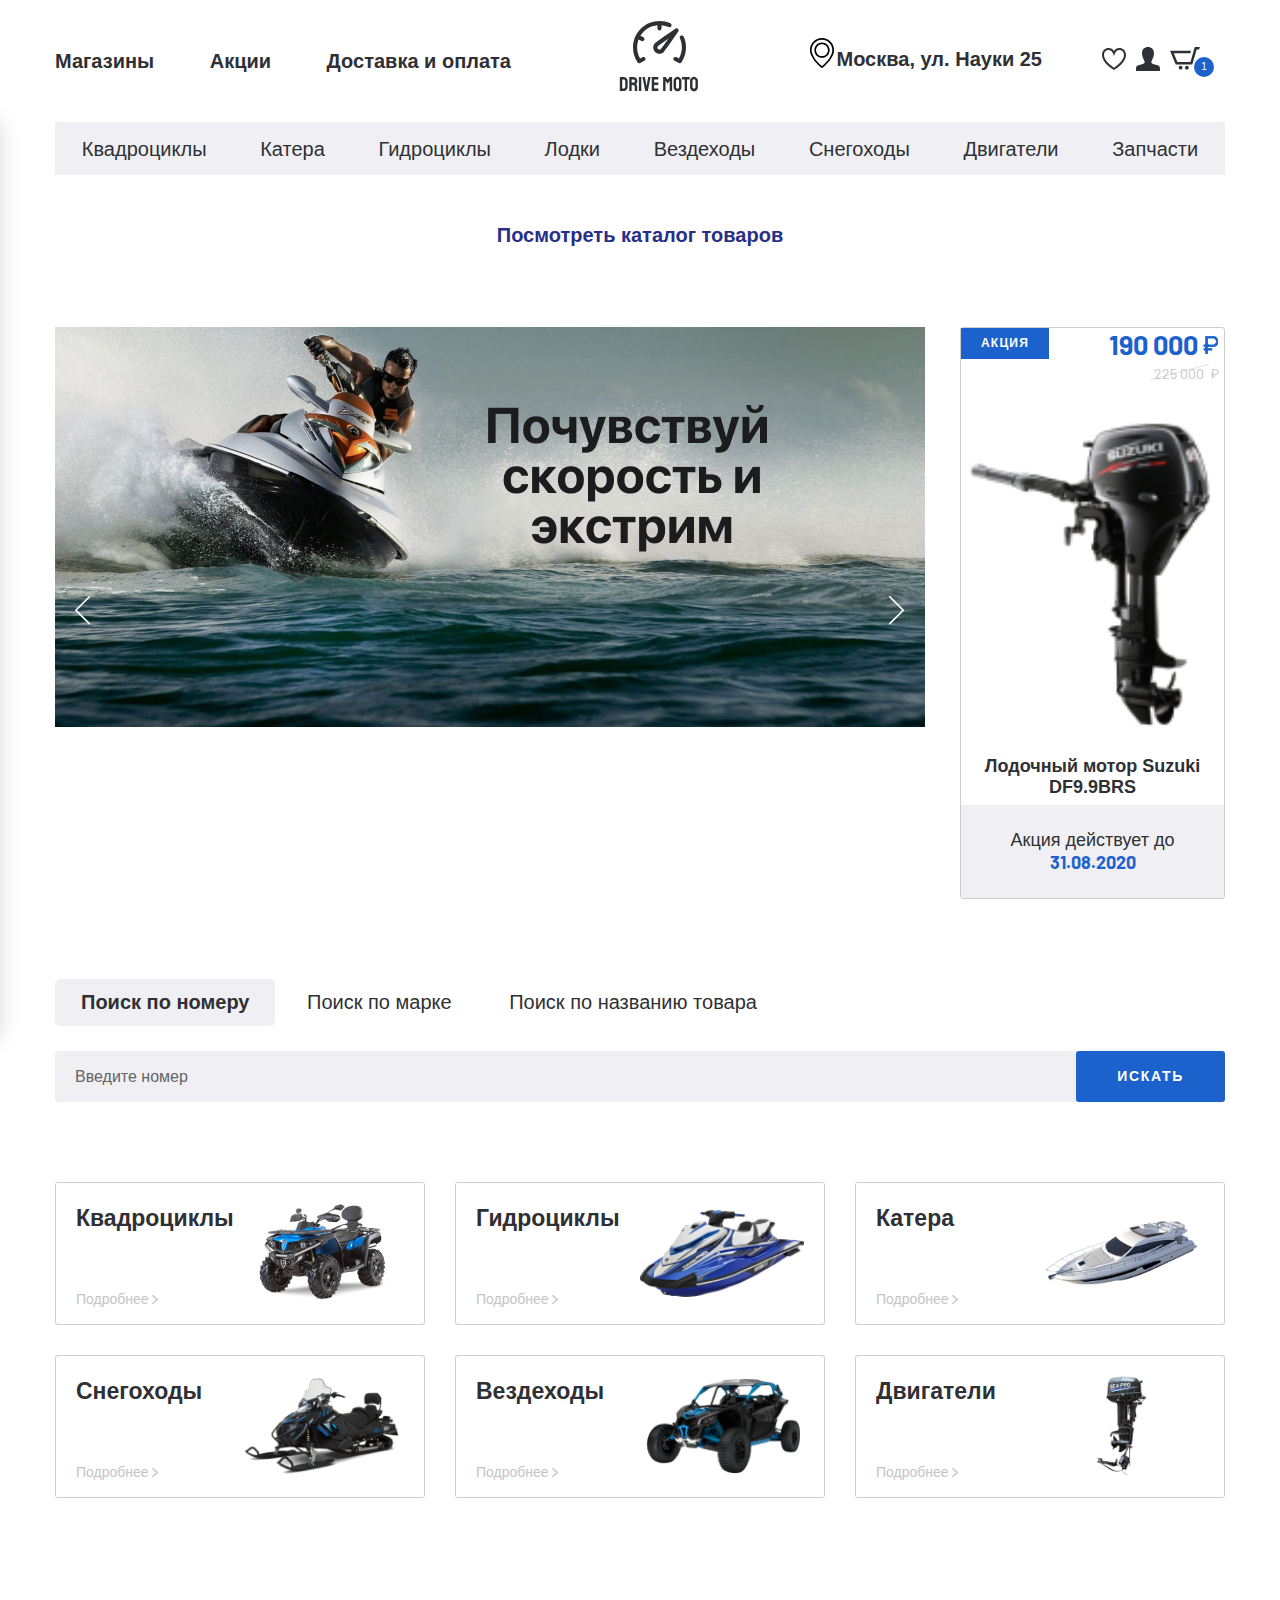
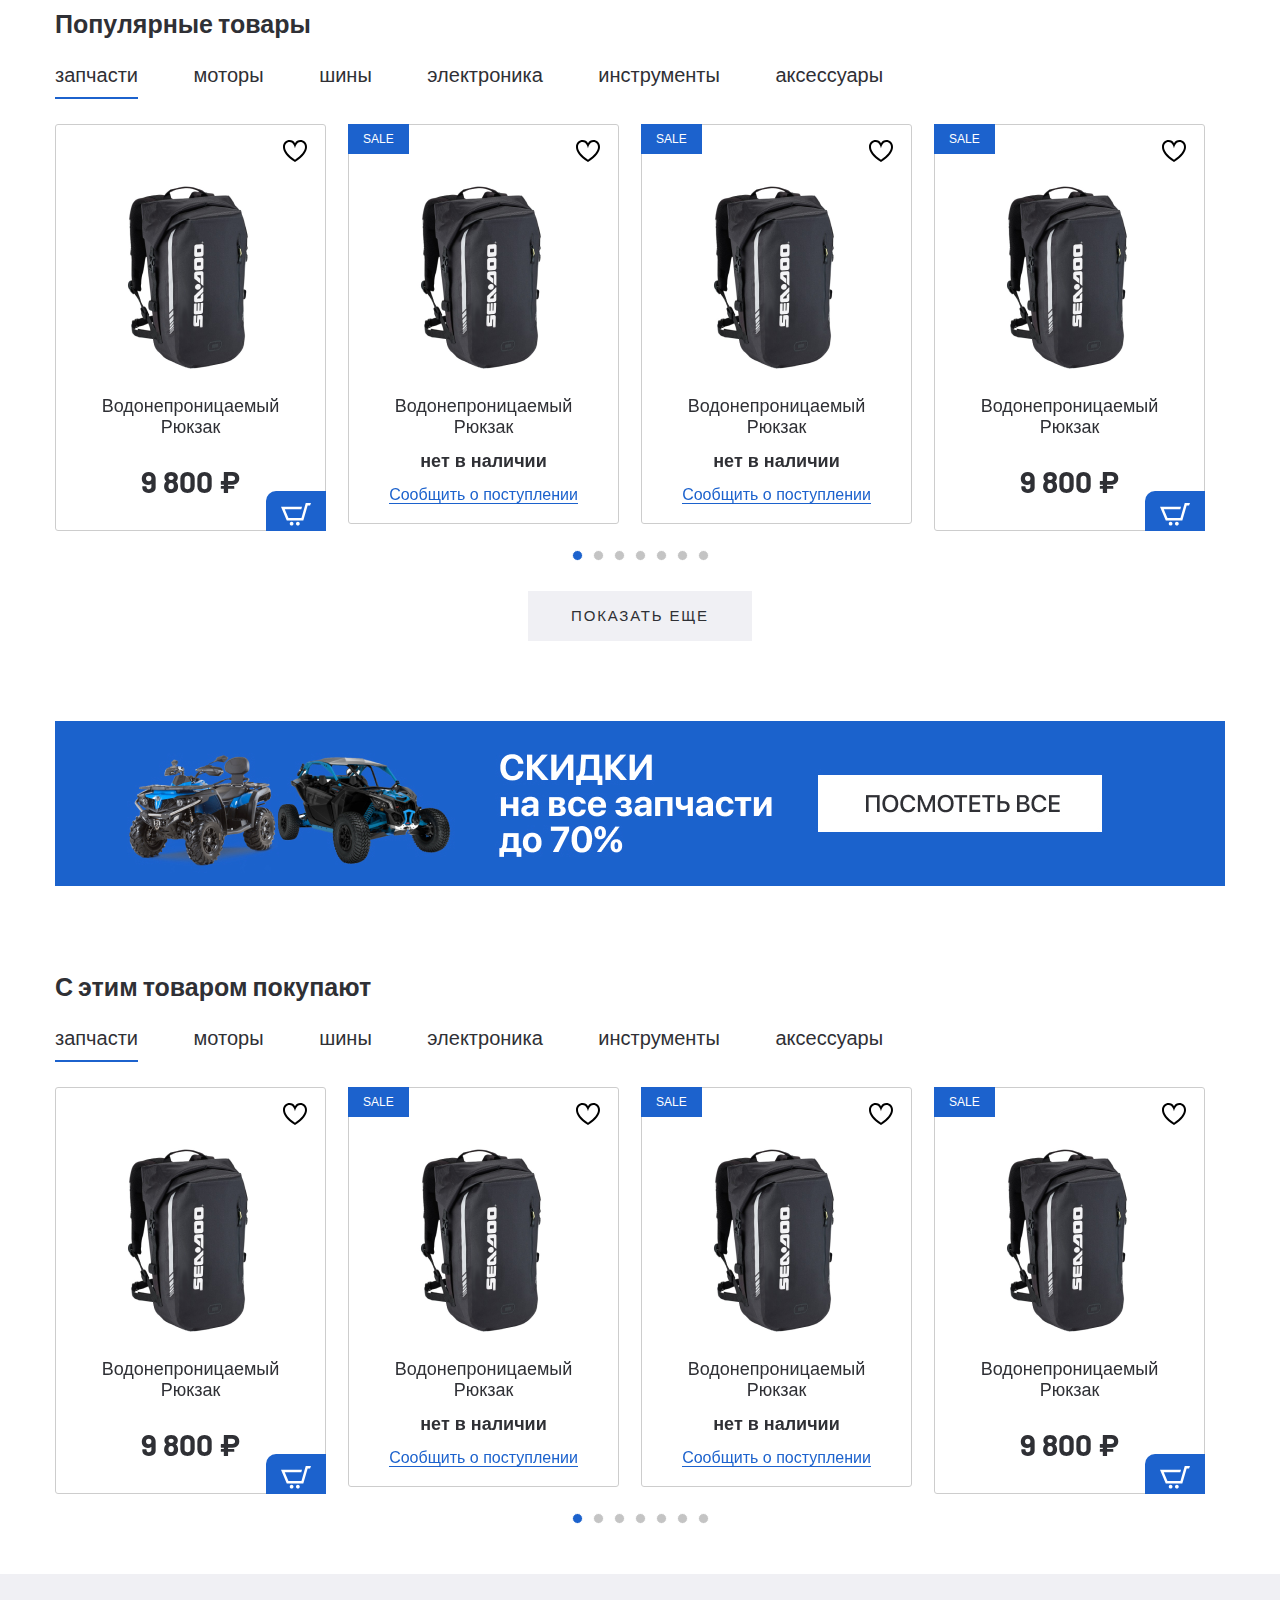
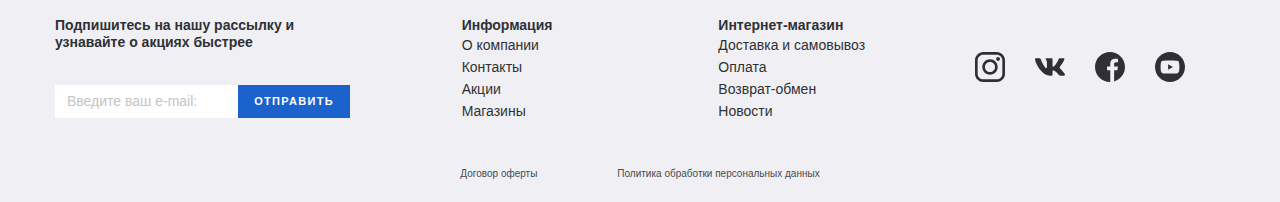
<file: index.html>
<!DOCTYPE html>
<html lang="ru">

<head>
  <meta charset="UTF-8">
  <meta name="viewport" content="width=device-width, initial-scale=1.0">
  <meta http-equiv="X-UA-Compatible" content="ie=edge">
  <title>Document</title>
  <link href="https://fonts.googleapis.com/css2?family=Barlow:wght@400;700&display=swap" rel="stylesheet">
  <link rel="stylesheet" href="css/normalize.css">
  <link rel="stylesheet" href="css/jquery.rateyo.min.css">
  <link rel="stylesheet" href="css/jquery.formstyler.theme.css">
  <link rel="stylesheet" href="css/jquery.formstyler.css">
  <link rel="stylesheet" href="css/ion.rangeSlider.min.css">
  <link rel="stylesheet" href="css/slick.css">
  <link rel="stylesheet" href="css/fonts.css">
  <link rel="stylesheet" href="css/style.css">
  <link rel="stylesheet" href="css/media.css">
</head>

<body>

  <header class="header">
    <div class="header_top">
      <div class="container">
        <div class="header__top-inner">

          <nav class="menu">

            <button class="menu__btn">
              <div class="menu__btn-line"></div>
              <div class="menu__btn-line"></div>
              <div class="menu__btn-line"></div>
            </button>

            <ul class="menu__list">
              <li class="menu__item">
                <a href="#" class="menu__link">Магазины</a></li>
              <li class="menu__item">
                <a href="#" class="menu__link">Акции</a></li>
              <li class="menu__item">
                <a href="#" class="menu__link">Доставка и оплата</a></li>
            </ul>
          </nav>

          <a href="#" class="logo">
            <img class="logo__img" src="./images/logo.svg" alt="Logo">
          </a>

          <div class="header__box">
            <p class="header__address">Москва, ул. Науки 25</p>
            <ul class="user__list">
              <li class="user__list-item">
                <a href="#" class="user-list__link"><img src="images/favourites.svg" alt=""></a>
              </li>
              <li class="user__list-item">
                <a href="#" class="user-list__link"><img src="images/profile.svg" alt=""></a>
              </li>
              <li class="user__list-item">
                <a href="#" class="user-list__link basket"><img src="images/cart.svg" alt="">
                  <p class="basket__num">1</p>
                </a>
              </li>
            </ul>
          </div>

        </div>
      </div>
    </div>

    <ul class="menu__mobile-list ">

      <li class="menu__mobile-item">
        <a class="menu__mobile-link" href="#">
          <img class="menu__mobile-img" src="images/profile.svg" alt="профиль">
          <p>Войти</p>
        </a>
      </li>
      <li class="menu__mobile-item">
        <a class="menu__mobile-link" href="#">
          <img class="menu__mobile-img" src="images/profile.svg" alt="профиль">
          <p>Регистрация</p>
        </a>
      </li>
      <li class="menu__mobile-item">
        <a class="menu__mobile-link" href="#">
          <img class="menu__mobile-img" src="images/favourite.svg" alt="избранное">
          <p>Избранное</p>
        </a>
      </li>
      <li class="menu__mobile-item">
        <a class="menu__mobile-link" href="#">
          <img class="menu__mobile-img" src="images/cart.svg" alt="корзина">
          <p>Корзина</p>
        </a>
      </li>
      <li class="menu__mobile-item">
        <a class="menu__mobile-link" href="#">
          <img class="menu__mobile-img" src="images/house.svg" alt="магазин">
          <p>Магазины</p>
        </a>
      </li>
      <li class="menu__mobile-item">
        <a class="menu__mobile-link" href="#">
          <img class="menu__mobile-img" src="images/sale.svg" alt="распродажа">
          <p>Акции</p>
        </a>
      </li>
      <li class="menu__mobile-item">
        <a class="menu__mobile-link" href="#">
          <img class="menu__mobile-img" src="images/delivaery.svg" alt="доставка">
          <p>Доставка и оплата</p>
        </a>
      </li>


      <li class="menu__mobile-item">
        <a class="menu__mobile-link" href="#">
          <p>Квадроциклы</p>
        </a>
      </li>
      <li class="menu__mobile-item">
        <a class="menu__mobile-link" href="#">
          <p>Катера</p>
        </a>
      </li>
      <li class="menu__mobile-item">
        <a class="menu__mobile-link" href="#">
          <p>Гидроциклы</p>
        </a>
      </li>
      <li class="menu__mobile-item">
        <a class="menu__mobile-link" href="#">
          <p>Лодки</p>
        </a>
      </li>
      <li class="menu__mobile-item">
        <a class="menu__mobile-link" href="#">
          <p>Вездеходы</p>
        </a>
      </li>
      <li class="menu__mobile-item">
        <a class="menu__mobile-link" href="#">
          <p>Снегоходы</p>
        </a>
      </li>
      <li class="menu__mobile-item">
        <a class="menu__mobile-link" href="#">
          <p>Двигатели</p>
        </a>
      </li>
      <li class="menu__mobile-item">
        <a class="menu__mobile-link" href="#">
          <p>Запчасти</p>
        </a>
      </li>
    </ul>

    <div class="menu__mobile-linewrapper">
      <ul class="menu__mobile-line">
        <li class="menu__item">
          <a href="#" class="menu__link">Магазины</a></li>
        <li class="menu__item">
          <a href="#" class="menu__link">Акции</a></li>
        <li class="menu__item">
          <a href="#" class="menu__link">Доставка и оплата</a></li>
      </ul>
    </div>


    <div class="header__bottom">
      <div class="container">
        <ul class="menu-categories">
          <li class="menu-categories__item"><a href="#" class="menu-categories__link">
              Квадроциклы
            </a></li>
          <li class="menu-categories__item"><a href="#" class="menu-categories__link">
              Катера
            </a></li>
          <li class="menu-categories__item"><a href="#" class="menu-categories__link">
              Гидроциклы
            </a></li>
          <li class="menu-categories__item"><a href="#" class="menu-categories__link">
              Лодки
            </a></li>
          <li class="menu-categories__item"><a href="#" class="menu-categories__link">
              Вездеходы
            </a></li>
          <li class="menu-categories__item"><a href="#" class="menu-categories__link">
              Снегоходы
            </a></li>
          <li class="menu-categories__item"><a href="#" class="menu-categories__link">
              Двигатели
            </a></li>
          <li class="menu-categories__item"><a href="#" class="menu-categories__link">
              Запчасти
            </a></li>
        </ul>
        <div class="catalog__wrapper"><a id="catalog" href="catalog.html">Посмотреть каталог товаров</a></div>
      </div>
    </div>

  </header>

  <section class="banner-section page-section">
    <div class="container">
      <div class="banner-section__inner">
        <div class="banner-section__slider">

          <a class="banner-section__slider-item" href="#">
            <img class="banner-section__slider-img" src="./images/banner-slider.jpg" alt="">
          </a>
          <a class="banner-section__slider-item" href="#">
            <img class="banner-section__slider-img" src="./images/banner-slider.jpg" alt="">
          </a>
          <a class="banner-section__slider-item" href="#">
            <img class="banner-section__slider-img" src="./images/banner-slider.jpg" alt="">
          </a>
          <a class="banner-section__slider-item" href="#">
            <img class="banner-section__slider-img" src="./images/banner-slider.jpg" alt="">
          </a>
          <a class="banner-section__slider-item" href="#">
            <img class="banner-section__slider-img" src="./images/banner-slider.jpg" alt="">
          </a>
          <a class="banner-section__slider-item" href="#">
            <img class="banner-section__slider-img" src="./images/banner-slider.jpg" alt="">
          </a>
        </div>

        <a class="banner-sedction__item sale-item" href="#">
          <div class="sale-item__top">
            <p class="sale-item__info">акция</p>
            <div class="sale-item__price">
              <div class="price sale-item__price-new">190 000</div>
              <div class="price sale-item__price-old">225 000</div>
            </div>
          </div>
          <img class="sale-item__img" src="images/content/sale-1.png" alt="boat-engine">

          <h5 class="sale-item__title">Лодочный мотор
            Suzuki DF9.9BRS</h5>

          <p class="sale-item__footer">Акция действует до
            <span>31.08.2020</span>
          </p>

        </a>
      </div>
    </div>
  </section>

  <div class="search page-section">
    <div class="container">
      <div class="search__inner">

        <div class="search__tabs tabs-wrapper">
          <div class="mobile-overflow">
            <a href="#tab1" class="tab search__tabs-item tab--active">Поиск по номеру</a>
            <a href="#tab2" class="tab search__tabs-item">Поиск по марке</a>
            <a href="#tab3" class="tab search__tabs-item">Поиск по названию товара</a>
          </div>
        </div>

        <div class="search__content">
          <div id="tab1" class="tabs-content search__content-item tabs-content--active">
            <form class="search__content-form">
              <input class="search__content-input" type="text" placeholder="Введите номер ">
              <button class="search__content-btn" type="submit">Искать</button>
            </form>
          </div>
          <div id="tab2" class="tabs-content search__content-item">
            <form class="search__content-form">
              <input class="search__content-input" type="text" placeholder="Введите марку ">
              <button class="search__content-btn" type="submit">Искать</button>
            </form>
          </div>
          <div id="tab3" class="tabs-content search__content-item">
            <form class="search__content-form">
              <input class="search__content-input" type="text" placeholder="Введите название товара ">
              <button class="search__content-btn" type="submit">Искать</button>
            </form>
          </div>
        </div>
      </div>
    </div>
  </div>

  <section class="categories page-section">
    <div class="container">
      <div class="categories__inner">

        <a href="#!" class="categories__item">
          <div class="categories__item-info">
            <h4 class="categories__item-title">Квадроциклы</h4>
            <p class="categories__item-text">Подробнее</p>
          </div>
          <div class="categories__item-img"><img src="images/category-item-1.png" alt=""></div>
        </a>

        <a href="#!" class="categories__item">
          <div class="categories__item-info">
            <h4 class="categories__item-title">Гидроциклы</h4>
            <p class="categories__item-text">Подробнее</p>
          </div>
          <div class="categories__item-img"><img src="images/category-item-2.png" alt=""></div>
        </a>

        <a href="#!" class="categories__item">
          <div class="categories__item-info">
            <h4 class="categories__item-title">Катера</h4>
            <p class="categories__item-text">Подробнее</p>
          </div>
          <div class="categories__item-img"><img src="images/category-item-3.png" alt=""></div>
        </a>

        <a href="#!" class="categories__item">
          <div class="categories__item-info">
            <h4 class="categories__item-title">Снегоходы</h4>
            <p class="categories__item-text">Подробнее</p>
          </div>
          <div class="categories__item-img"><img src="images/category-item-4.png" alt=""></div>
        </a>

        <a href="#!" class="categories__item">
          <div class="categories__item-info">
            <h4 class="categories__item-title">Вездеходы</h4>
            <p class="categories__item-text">Подробнее</p>
          </div>
          <div class="categories__item-img"><img src="images/category-item-5.png" alt=""></div>
        </a>

        <a href="#!" class="categories__item">
          <div class="categories__item-info">
            <h4 class="categories__item-title">Двигатели</h4>
            <p class="categories__item-text">Подробнее</p>
          </div>
          <div class="categories__item-img"><img src="images/category-item-6.png" alt=""></div>
        </a>

      </div>
    </div>
  </section>

  <section class="products products__tabs">
    <div class="container">
      <div class="products__inner">
        <h3 class="product__title">Популярные товары</h3>
        <div class="tabs-wrapper">

          <div class="tabs products__tabs  mobile-overflow">
            <a class="tab tab--active products__tab" href="#product-tab-1">запчасти</a>
            <a class="tab products__tab" href="#product-tab-2">моторы</a>
            <a class="tab products__tab" href="#product-tab-3">шины </a>
            <a class="tab products__tab" href="#product-tab-4">электроника</a>
            <a class="tab products__tab" href="#product-tab-5">инструменты</a>
            <a class="tab products__tab" href="#product-tab-6">аксессуары</a>
          </div>
        </div>

        <div class="tabs-container products__container">

          <div id="product-tab-1" class="tabs-content products__content tabs-content--active">

            <div class="product-slider">

              <div class="product-slider__item">
                <div class="product-item__wrapper ">
                  <button class="product-item__favourite"></button>
                  <button class="product-item__basket">
                    <img src="./images/basket-white.svg" alt="cart">
                  </button>
                  <a class="product-item__notify-link" href="#"><span>Сообщить о поступлении</span></a>
                  <a class="product-item " href="#!">
                    <p class="product-item__hover-text">посмотреть товар</p>
                    <img class="product-item__img" src="./images/content/product-1.png" alt="">
                    <h4 class="product-item__title">Водонепроницаемый Рюкзак</h4>
                    <p class="price product-item__price">9 800 ₽</p>
                    <p class="product-item__notify-text">нет в наличии</p>
                  </a>
                </div>
              </div>

              <div class="product-slider__item">
                <div class="product-item__wrapper product-item__not-available">
                  <button class="product-item__favourite"></button>
                  <button class="product-item__basket">
                    <img src="./images/basket-white.svg" alt="cart">
                  </button>
                  <a class="product-item__notify-link" href="#"><span>Сообщить о поступлении</span></a>
                  <a class="product-item product-item__sale" href="#!">
                    <p class="product-item__hover-text">посмотреть товар</p>
                    <img class="product-item__img" src="./images/content/product-1.png" alt="">
                    <h4 class="product-item__title">Водонепроницаемый Рюкзак</h4>
                    <p class="price product-item__price">9 800 ₽</p>
                    <p class="product-item__notify-text">нет в наличии</p>
                  </a>
                </div>
              </div>

              <div class="product-slider__item">
                <div class="product-item__wrapper product-item__not-available">
                  <button class="product-item__favourite"></button>
                  <button class="product-item__basket">
                    <img src="./images/basket-white.svg" alt="cart">
                  </button>
                  <a class="product-item__notify-link" href="#"><span>Сообщить о поступлении</span></a>
                  <a class="product-item product-item__sale" href="#!">
                    <p class="product-item__hover-text">посмотреть товар</p>
                    <img class="product-item__img" src="./images/content/product-1.png" alt="">
                    <h4 class="product-item__title">Водонепроницаемый Рюкзак</h4>
                    <p class="price product-item__price">9 800 ₽</p>
                    <p class="product-item__notify-text">нет в наличии</p>
                  </a>
                </div>
              </div>

              <div class="product-slider__item">
                <div class="product-item__wrapper ">
                  <button class="product-item__favourite"></button>
                  <button class="product-item__basket">
                    <img src="./images/basket-white.svg" alt="cart">
                  </button>
                  <a class="product-item__notify-link" href="#"><span>Сообщить о поступлении</span></a>
                  <a class="product-item product-item__sale" href="#!">
                    <p class="product-item__hover-text">посмотреть товар</p>
                    <img class="product-item__img" src="./images/content/product-1.png" alt="">
                    <h4 class="product-item__title">Водонепроницаемый Рюкзак</h4>
                    <p class="price product-item__price">9 800 ₽</p>
                    <p class="product-item__notify-text">нет в наличии</p>
                  </a>
                </div>
              </div>

              <div class="product-slider__item">
                <div class="product-item__wrapper product-item__not-available">
                  <button class="product-item__favourite"></button>
                  <button class="product-item__basket">
                    <img src="./images/basket-white.svg" alt="cart">
                  </button>
                  <a class="product-item__notify-link" href="#"><span>Сообщить о поступлении</span></a>
                  <a class="product-item product-item__sale" href="#!">
                    <p class="product-item__hover-text">посмотреть товар</p>
                    <img class="product-item__img" src="./images/content/product-1.png" alt="">
                    <h4 class="product-item__title">Водонепроницаемый Рюкзак</h4>
                    <p class="price product-item__price">9 800 ₽</p>
                    <p class="product-item__notify-text">нет в наличии</p>
                  </a>
                </div>
              </div>

              <div class="product-slider__item">
                <div class="product-item__wrapper product-item__not-available">
                  <button class="product-item__favourite"></button>
                  <button class="product-item__basket">
                    <img src="./images/basket-white.svg" alt="cart">
                  </button>
                  <a class="product-item__notify-link" href="#"><span>Сообщить о поступлении</span></a>
                  <a class="product-item product-item__sale" href="#!">
                    <p class="product-item__hover-text">посмотреть товар</p>
                    <img class="product-item__img" src="./images/content/product-1.png" alt="">
                    <h4 class="product-item__title">Водонепроницаемый Рюкзак</h4>
                    <p class="price product-item__price">9 800 ₽</p>
                    <p class="product-item__notify-text">нет в наличии</p>
                  </a>
                </div>
              </div>

              <div class="product-slider__item">
                <div class="product-item__wrapper product-item__not-available">
                  <button class="product-item__favourite"></button>
                  <button class="product-item__basket">
                    <img src="./images/basket-white.svg" alt="cart">
                  </button>
                  <a class="product-item__notify-link" href="#"><span>Сообщить о поступлении</span></a>
                  <a class="product-item product-item__sale" href="#!">
                    <p class="product-item__hover-text">посмотреть товар</p>
                    <img class="product-item__img" src="./images/content/product-1.png" alt="">
                    <h4 class="product-item__title">Водонепроницаемый Рюкзак</h4>
                    <p class="price product-item__price">9 800 ₽</p>
                    <p class="product-item__notify-text">нет в наличии</p>
                  </a>
                </div>
              </div>

            </div>

          </div>
          <div id="product-tab-2" class="tabs-content products__content ">

            <div class="product-slider">

              <div class="product-slider__item">
                <div class="product-item__wrapper ">
                  <button class="product-item__favourite"></button>
                  <button class="product-item__basket">
                    <img src="./images/basket-white.svg" alt="cart">
                  </button>
                  <a class="product-item__notify-link" href="#"><span>Сообщить о поступлении</span></a>
                  <a class="product-item " href="#!">
                    <p class="product-item__hover-text">посмотреть товар</p>
                    <img class="product-item__img" src="./images/content/product-1.png" alt="">
                    <h4 class="product-item__title">Водонепроницаемый Рюкзак</h4>
                    <p class="price product-item__price">9 800 ₽</p>
                    <p class="product-item__notify-text">нет в наличии</p>
                  </a>
                </div>
              </div>

              <div class="product-slider__item">
                <div class="product-item__wrapper product-item__not-available">
                  <button class="product-item__favourite"></button>
                  <button class="product-item__basket">
                    <img src="./images/basket-white.svg" alt="cart">
                  </button>
                  <a class="product-item__notify-link" href="#"><span>Сообщить о поступлении</span></a>
                  <a class="product-item product-item__sale" href="#!">
                    <p class="product-item__hover-text">посмотреть товар</p>
                    <img class="product-item__img" src="./images/content/product-1.png" alt="">
                    <h4 class="product-item__title">Водонепроницаемый Рюкзак</h4>
                    <p class="price product-item__price">9 800 ₽</p>
                    <p class="product-item__notify-text">нет в наличии</p>
                  </a>
                </div>
              </div>

              <div class="product-slider__item">
                <div class="product-item__wrapper product-item__not-available">
                  <button class="product-item__favourite"></button>
                  <button class="product-item__basket">
                    <img src="./images/basket-white.svg" alt="cart">
                  </button>
                  <a class="product-item__notify-link" href="#"><span>Сообщить о поступлении</span></a>
                  <a class="product-item product-item__sale" href="#!">
                    <p class="product-item__hover-text">посмотреть товар</p>
                    <img class="product-item__img" src="./images/content/product-1.png" alt="">
                    <h4 class="product-item__title">Водонепроницаемый Рюкзак</h4>
                    <p class="price product-item__price">9 800 ₽</p>
                    <p class="product-item__notify-text">нет в наличии</p>
                  </a>
                </div>
              </div>

              <div class="product-slider__item">
                <div class="product-item__wrapper ">
                  <button class="product-item__favourite"></button>
                  <button class="product-item__basket">
                    <img src="./images/basket-white.svg" alt="cart">
                  </button>
                  <a class="product-item__notify-link" href="#"><span>Сообщить о поступлении</span></a>
                  <a class="product-item product-item__sale" href="#!">
                    <p class="product-item__hover-text">посмотреть товар</p>
                    <img class="product-item__img" src="./images/content/product-1.png" alt="">
                    <h4 class="product-item__title">Водонепроницаемый Рюкзак</h4>
                    <p class="price product-item__price">9 800 ₽</p>
                    <p class="product-item__notify-text">нет в наличии</p>
                  </a>
                </div>
              </div>

              <div class="product-slider__item">
                <div class="product-item__wrapper product-item__not-available">
                  <button class="product-item__favourite"></button>
                  <button class="product-item__basket">
                    <img src="./images/basket-white.svg" alt="cart">
                  </button>
                  <a class="product-item__notify-link" href="#"><span>Сообщить о поступлении</span></a>
                  <a class="product-item product-item__sale" href="#!">
                    <p class="product-item__hover-text">посмотреть товар</p>
                    <img class="product-item__img" src="./images/content/product-1.png" alt="">
                    <h4 class="product-item__title">Водонепроницаемый Рюкзак</h4>
                    <p class="price product-item__price">9 800 ₽</p>
                    <p class="product-item__notify-text">нет в наличии</p>
                  </a>
                </div>
              </div>

              <div class="product-slider__item">
                <div class="product-item__wrapper product-item__not-available">
                  <button class="product-item__favourite"></button>
                  <button class="product-item__basket">
                    <img src="./images/basket-white.svg" alt="cart">
                  </button>
                  <a class="product-item__notify-link" href="#"><span>Сообщить о поступлении</span></a>
                  <a class="product-item product-item__sale" href="#!">
                    <p class="product-item__hover-text">посмотреть товар</p>
                    <img class="product-item__img" src="./images/content/product-1.png" alt="">
                    <h4 class="product-item__title">Водонепроницаемый Рюкзак</h4>
                    <p class="price product-item__price">9 800 ₽</p>
                    <p class="product-item__notify-text">нет в наличии</p>
                  </a>
                </div>
              </div>

              <div class="product-slider__item">
                <div class="product-item__wrapper product-item__not-available">
                  <button class="product-item__favourite"></button>
                  <button class="product-item__basket">
                    <img src="./images/basket-white.svg" alt="cart">
                  </button>
                  <a class="product-item__notify-link" href="#"><span>Сообщить о поступлении</span></a>
                  <a class="product-item product-item__sale" href="#!">
                    <p class="product-item__hover-text">посмотреть товар</p>
                    <img class="product-item__img" src="./images/content/product-1.png" alt="">
                    <h4 class="product-item__title">Водонепроницаемый Рюкзак</h4>
                    <p class="price product-item__price">9 800 ₽</p>
                    <p class="product-item__notify-text">нет в наличии</p>
                  </a>
                </div>
              </div>

            </div>

          </div>
          <div id="product-tab-3" class="tabs-content products__content ">slider-3</div>
          <div id="product-tab-4" class="tabs-content products__content ">slider-4</div>
          <div id="product-tab-5" class="tabs-content products__content ">slider-5</div>
          <div id="product-tab-6" class="tabs-content products__content ">slider-6</div>
        </div>

        <div class="product__more"><a class="product__more-link" href="#">Показать еще</a></div>

      </div>
    </div>
  </section>

  <div class="banner">
    <div class="container">
      <a href="#" class="banner-link">
        <picture>
          <source srcset='images/banner-mobile.jpg' media="(max-width: 450px)">
          <img src="images/banner.jpg" alt="Баннер">
        </picture>

      </a>
    </div>
  </div>

  <section class="products products__tabs">
    <div class="container">
      <div class="products__inner">
        <h3 class="product__title">С этим товаром покупают</h3>
        <div class="tabs-wrapper">

          <div class="tabs products__tabs mobile-overflow">
            <a class="tab tab--active products__tab" href="#popular-tab-1">запчасти</a>
            <a class="tab products__tab" href="#popular-tab-2">моторы</a>
            <a class="tab products__tab" href="#popular-tab-3">шины </a>
            <a class="tab products__tab" href="#popular-tab-4">электроника</a>
            <a class="tab products__tab" href="#popular-tab-5">инструменты</a>
            <a class="tab products__tab" href="#popular-tab-6">аксессуары</a>
          </div>
        </div>
        <div class="tabs-container products__container">

          <div id="popular-tab-1" class="tabs-content products__content tabs-content--active">
            <div class="product-slider">

              <div class="product-slider__item">
                <div class="product-item__wrapper ">
                  <button class="product-item__favourite"></button>
                  <button class="product-item__basket">
                    <img src="./images/basket-white.svg" alt="cart">
                  </button>
                  <a class="product-item__notify-link" href="#"><span>Сообщить о поступлении</span></a>
                  <a class="product-item " href="#!">
                    <p class="product-item__hover-text">посмотреть товар</p>
                    <img class="product-item__img" src="./images/content/product-1.png" alt="">
                    <h4 class="product-item__title">Водонепроницаемый Рюкзак</h4>
                    <p class="price product-item__price">9 800 ₽</p>
                    <p class="product-item__notify-text">нет в наличии</p>
                  </a>
                </div>
              </div>

              <div class="product-slider__item">
                <div class="product-item__wrapper product-item__not-available">
                  <button class="product-item__favourite"></button>
                  <button class="product-item__basket">
                    <img src="./images/basket-white.svg" alt="cart">
                  </button>
                  <a class="product-item__notify-link" href="#"><span>Сообщить о поступлении</span></a>
                  <a class="product-item product-item__sale" href="#!">
                    <p class="product-item__hover-text">посмотреть товар</p>
                    <img class="product-item__img" src="./images/content/product-1.png" alt="">
                    <h4 class="product-item__title">Водонепроницаемый Рюкзак</h4>
                    <p class="price product-item__price">9 800 ₽</p>
                    <p class="product-item__notify-text">нет в наличии</p>
                  </a>
                </div>
              </div>

              <div class="product-slider__item">
                <div class="product-item__wrapper product-item__not-available">
                  <button class="product-item__favourite"></button>
                  <button class="product-item__basket">
                    <img src="./images/basket-white.svg" alt="cart">
                  </button>
                  <a class="product-item__notify-link" href="#"><span>Сообщить о поступлении</span></a>
                  <a class="product-item product-item__sale" href="#!">
                    <p class="product-item__hover-text">посмотреть товар</p>
                    <img class="product-item__img" src="./images/content/product-1.png" alt="">
                    <h4 class="product-item__title">Водонепроницаемый Рюкзак</h4>
                    <p class="price product-item__price">9 800 ₽</p>
                    <p class="product-item__notify-text">нет в наличии</p>
                  </a>
                </div>
              </div>

              <div class="product-slider__item">
                <div class="product-item__wrapper ">
                  <button class="product-item__favourite"></button>
                  <button class="product-item__basket">
                    <img src="./images/basket-white.svg" alt="cart">
                  </button>
                  <a class="product-item__notify-link" href="#"><span>Сообщить о поступлении</span></a>
                  <a class="product-item product-item__sale" href="#!">
                    <p class="product-item__hover-text">посмотреть товар</p>
                    <img class="product-item__img" src="./images/content/product-1.png" alt="">
                    <h4 class="product-item__title">Водонепроницаемый Рюкзак</h4>
                    <p class="price product-item__price">9 800 ₽</p>
                    <p class="product-item__notify-text">нет в наличии</p>
                  </a>
                </div>
              </div>

              <div class="product-slider__item">
                <div class="product-item__wrapper product-item__not-available">
                  <button class="product-item__favourite"></button>
                  <button class="product-item__basket">
                    <img src="./images/basket-white.svg" alt="cart">
                  </button>
                  <a class="product-item__notify-link" href="#"><span>Сообщить о поступлении</span></a>
                  <a class="product-item product-item__sale" href="#!">
                    <p class="product-item__hover-text">посмотреть товар</p>
                    <img class="product-item__img" src="./images/content/product-1.png" alt="">
                    <h4 class="product-item__title">Водонепроницаемый Рюкзак</h4>
                    <p class="price product-item__price">9 800 ₽</p>
                    <p class="product-item__notify-text">нет в наличии</p>
                  </a>
                </div>
              </div>

              <div class="product-slider__item">
                <div class="product-item__wrapper product-item__not-available">
                  <button class="product-item__favourite"></button>
                  <button class="product-item__basket">
                    <img src="./images/basket-white.svg" alt="cart">
                  </button>
                  <a class="product-item__notify-link" href="#"><span>Сообщить о поступлении</span></a>
                  <a class="product-item product-item__sale" href="#!">
                    <p class="product-item__hover-text">посмотреть товар</p>
                    <img class="product-item__img" src="./images/content/product-1.png" alt="">
                    <h4 class="product-item__title">Водонепроницаемый Рюкзак</h4>
                    <p class="price product-item__price">9 800 ₽</p>
                    <p class="product-item__notify-text">нет в наличии</p>
                  </a>
                </div>
              </div>

              <div class="product-slider__item">
                <div class="product-item__wrapper product-item__not-available">
                  <button class="product-item__favourite"></button>
                  <button class="product-item__basket">
                    <img src="./images/basket-white.svg" alt="cart">
                  </button>
                  <a class="product-item__notify-link" href="#"><span>Сообщить о поступлении</span></a>
                  <a class="product-item product-item__sale" href="#!">
                    <p class="product-item__hover-text">посмотреть товар</p>
                    <img class="product-item__img" src="./images/content/product-1.png" alt="">
                    <h4 class="product-item__title">Водонепроницаемый Рюкзак</h4>
                    <p class="price product-item__price">9 800 ₽</p>
                    <p class="product-item__notify-text">нет в наличии</p>
                  </a>
                </div>
              </div>

            </div>

          </div>
          <div id="popular-tab-2" class="tabs-content products__content ">

            <div class="product-slider">

              <div class="product-slider__item">
                <div class="product-item__wrapper ">
                  <button class="product-item__favourite"></button>
                  <button class="product-item__basket">
                    <img src="./images/basket-white.svg" alt="cart">
                  </button>
                  <a class="product-item__notify-link" href="#"><span>Сообщить о поступлении</span></a>
                  <a class="product-item " href="#!">
                    <p class="product-item__hover-text">посмотреть товар</p>
                    <img class="product-item__img" src="./images/content/product-1.png" alt="">
                    <h4 class="product-item__title">Водонепроницаемый Рюкзак</h4>
                    <p class="price product-item__price">9 800 ₽</p>
                    <p class="product-item__notify-text">нет в наличии</p>
                  </a>
                </div>
              </div>

              <div class="product-slider__item">
                <div class="product-item__wrapper product-item__not-available">
                  <button class="product-item__favourite"></button>
                  <button class="product-item__basket">
                    <img src="./images/basket-white.svg" alt="cart">
                  </button>
                  <a class="product-item__notify-link" href="#"><span>Сообщить о поступлении</span></a>
                  <a class="product-item product-item__sale" href="#!">
                    <p class="product-item__hover-text">посмотреть товар</p>
                    <img class="product-item__img" src="./images/content/product-1.png" alt="">
                    <h4 class="product-item__title">Водонепроницаемый Рюкзак</h4>
                    <p class="price product-item__price">9 800 ₽</p>
                    <p class="product-item__notify-text">нет в наличии</p>
                  </a>
                </div>
              </div>

              <div class="product-slider__item">
                <div class="product-item__wrapper product-item__not-available">
                  <button class="product-item__favourite"></button>
                  <button class="product-item__basket">
                    <img src="./images/basket-white.svg" alt="cart">
                  </button>
                  <a class="product-item__notify-link" href="#"><span>Сообщить о поступлении</span></a>
                  <a class="product-item product-item__sale" href="#!">
                    <p class="product-item__hover-text">посмотреть товар</p>
                    <img class="product-item__img" src="./images/content/product-1.png" alt="">
                    <h4 class="product-item__title">Водонепроницаемый Рюкзак</h4>
                    <p class="price product-item__price">9 800 ₽</p>
                    <p class="product-item__notify-text">нет в наличии</p>
                  </a>
                </div>
              </div>

              <div class="product-slider__item">
                <div class="product-item__wrapper ">
                  <button class="product-item__favourite"></button>
                  <button class="product-item__basket">
                    <img src="./images/basket-white.svg" alt="cart">
                  </button>
                  <a class="product-item__notify-link" href="#"><span>Сообщить о поступлении</span></a>
                  <a class="product-item product-item__sale" href="#!">
                    <p class="product-item__hover-text">посмотреть товар</p>
                    <img class="product-item__img" src="./images/content/product-1.png" alt="">
                    <h4 class="product-item__title">Водонепроницаемый Рюкзак</h4>
                    <p class="price product-item__price">9 800 ₽</p>
                    <p class="product-item__notify-text">нет в наличии</p>
                  </a>
                </div>
              </div>

              <div class="product-slider__item">
                <div class="product-item__wrapper product-item__not-available">
                  <button class="product-item__favourite"></button>
                  <button class="product-item__basket">
                    <img src="./images/basket-white.svg" alt="cart">
                  </button>
                  <a class="product-item__notify-link" href="#"><span>Сообщить о поступлении</span></a>
                  <a class="product-item product-item__sale" href="#!">
                    <p class="product-item__hover-text">посмотреть товар</p>
                    <img class="product-item__img" src="./images/content/product-1.png" alt="">
                    <h4 class="product-item__title">Водонепроницаемый Рюкзак</h4>
                    <p class="price product-item__price">9 800 ₽</p>
                    <p class="product-item__notify-text">нет в наличии</p>
                  </a>
                </div>
              </div>

              <div class="product-slider__item">
                <div class="product-item__wrapper product-item__not-available">
                  <button class="product-item__favourite"></button>
                  <button class="product-item__basket">
                    <img src="./images/basket-white.svg" alt="cart">
                  </button>
                  <a class="product-item__notify-link" href="#"><span>Сообщить о поступлении</span></a>
                  <a class="product-item product-item__sale" href="#!">
                    <p class="product-item__hover-text">посмотреть товар</p>
                    <img class="product-item__img" src="./images/content/product-1.png" alt="">
                    <h4 class="product-item__title">Водонепроницаемый Рюкзак</h4>
                    <p class="price product-item__price">9 800 ₽</p>
                    <p class="product-item__notify-text">нет в наличии</p>
                  </a>
                </div>
              </div>

              <div class="product-slider__item">
                <div class="product-item__wrapper product-item__not-available">
                  <button class="product-item__favourite"></button>
                  <button class="product-item__basket">
                    <img src="./images/basket-white.svg" alt="cart">
                  </button>
                  <a class="product-item__notify-link" href="#"><span>Сообщить о поступлении</span></a>
                  <a class="product-item product-item__sale" href="#!">
                    <p class="product-item__hover-text">посмотреть товар</p>
                    <img class="product-item__img" src="./images/content/product-1.png" alt="">
                    <h4 class="product-item__title">Водонепроницаемый Рюкзак</h4>
                    <p class="price product-item__price">9 800 ₽</p>
                    <p class="product-item__notify-text">нет в наличии</p>
                  </a>
                </div>
              </div>

            </div>

          </div>
          <div id="popular-tab-3" class="tabs-content products__content ">slider-3</div>
          <div id="popular-tab-4" class="tabs-content products__content ">slider-4</div>
          <div id="popular-tab-5" class="tabs-content products__content ">slider-5</div>
          <div id="popular-tab-6" class="tabs-content products__content ">slider-6</div>
        </div>


      </div>
    </div>
  </section>

  <footer class="footer">
    <div class="container">
      <div class="footer__top">
        <div class="footer__top-inner">

          <div class="footer__top-item footer__top-newslater">
            <h6 class="footer__top-title">Подпишитесь на нашу рассылку
              и узнавайте о акцияx быстрее</h6>

            <form class="footer-form" enctype="multipart/form-data" method="post" id="form" onsubmit="send(event, 'send.php')">

              <input name="email" class="footer-form__input" type="text" placeholder="Введите ваш e-mail:">
              <button class="footer-form__btn" type="submit">Отправить</button>
            </form>
          </div>

          <div class="footer__top-item footer__top-itemdrop">
            <h6 class="footer__top-title footer__topderp">Информация</h6>
            <ul class="footer-list ">
              <li class="footer-list__item"><a href="#">О компании</a></li>
              <li class="footer-list__item"><a href="#"></a>Контакты</li>
              <li class="footer-list__item"><a href="#"></a>Акции</li>
              <li class="footer-list__item"><a href="#">Магазины</a></li>
            </ul>
          </div>

          <div class="footer__top-item ">
            <h6 class="footer__top-title footer__topderp">Интернет-магазин</h6>
            <ul class="footer-list">
              <li class="footer-list__item"><a href="#">Доставка и самовывоз</a></li>
              <li class="footer-list__item"><a href="#"></a>Оплата</li>
              <li class="footer-list__item"><a href="#"></a>Возврат-обмен</li>
              <li class="footer-list__item"><a href="#">Новости</a></li>
            </ul>
          </div>

          <div class="footer__top-item footer__top-social">
            <ul class="social-list">
              <li class="social-list__item">
                <a href="#"><img src="images/instagramm.svg" alt="instagram"></a>
              </li>
              <li class="social-list__item">
                <a href="#"><img src="images/vk.svg" alt="vk.com"></a>
              </li>
              <li class="social-list__item">
                <a href="#"><img src="images/facebook.svg" alt="facebook"></a>
              </li>
              <li class="social-list__item">
                <a href="#"><img src="images/youtube.svg" alt="youtube"></a>
              </li>
            </ul>
          </div>
        </div>
      </div>

      <div class="footer__bottom">
        <a class="footer__bottom-link" href="#">Договор оферты</a>
        <a class="footer__bottom-link" href="#">Политика обработки персональных данных</a>
      </div>
    </div>
  </footer>

  <script src="https://ajax.googleapis.com/ajax/libs/jquery/3.4.1/jquery.min.js"></script>
  <script src="js/jquery.rateyo.min.js"></script>
  <script src="js/jquery.formstyler.min.js"></script>
  <script src="js/ion.rangeSlider.min.js"></script>
  <script src="js/slick.min.js"></script>
  <script src="js/main.js"></script>
</body>

</html>

<!-- <div class="tabs-wrapper">

  <div class="tabs">
    <a class="tab tab--active" href="#"></a>
  </div>
  <div class="tabs-container">
    <div class="tabs-content"></div>
  </div>

</div> -->
</file>
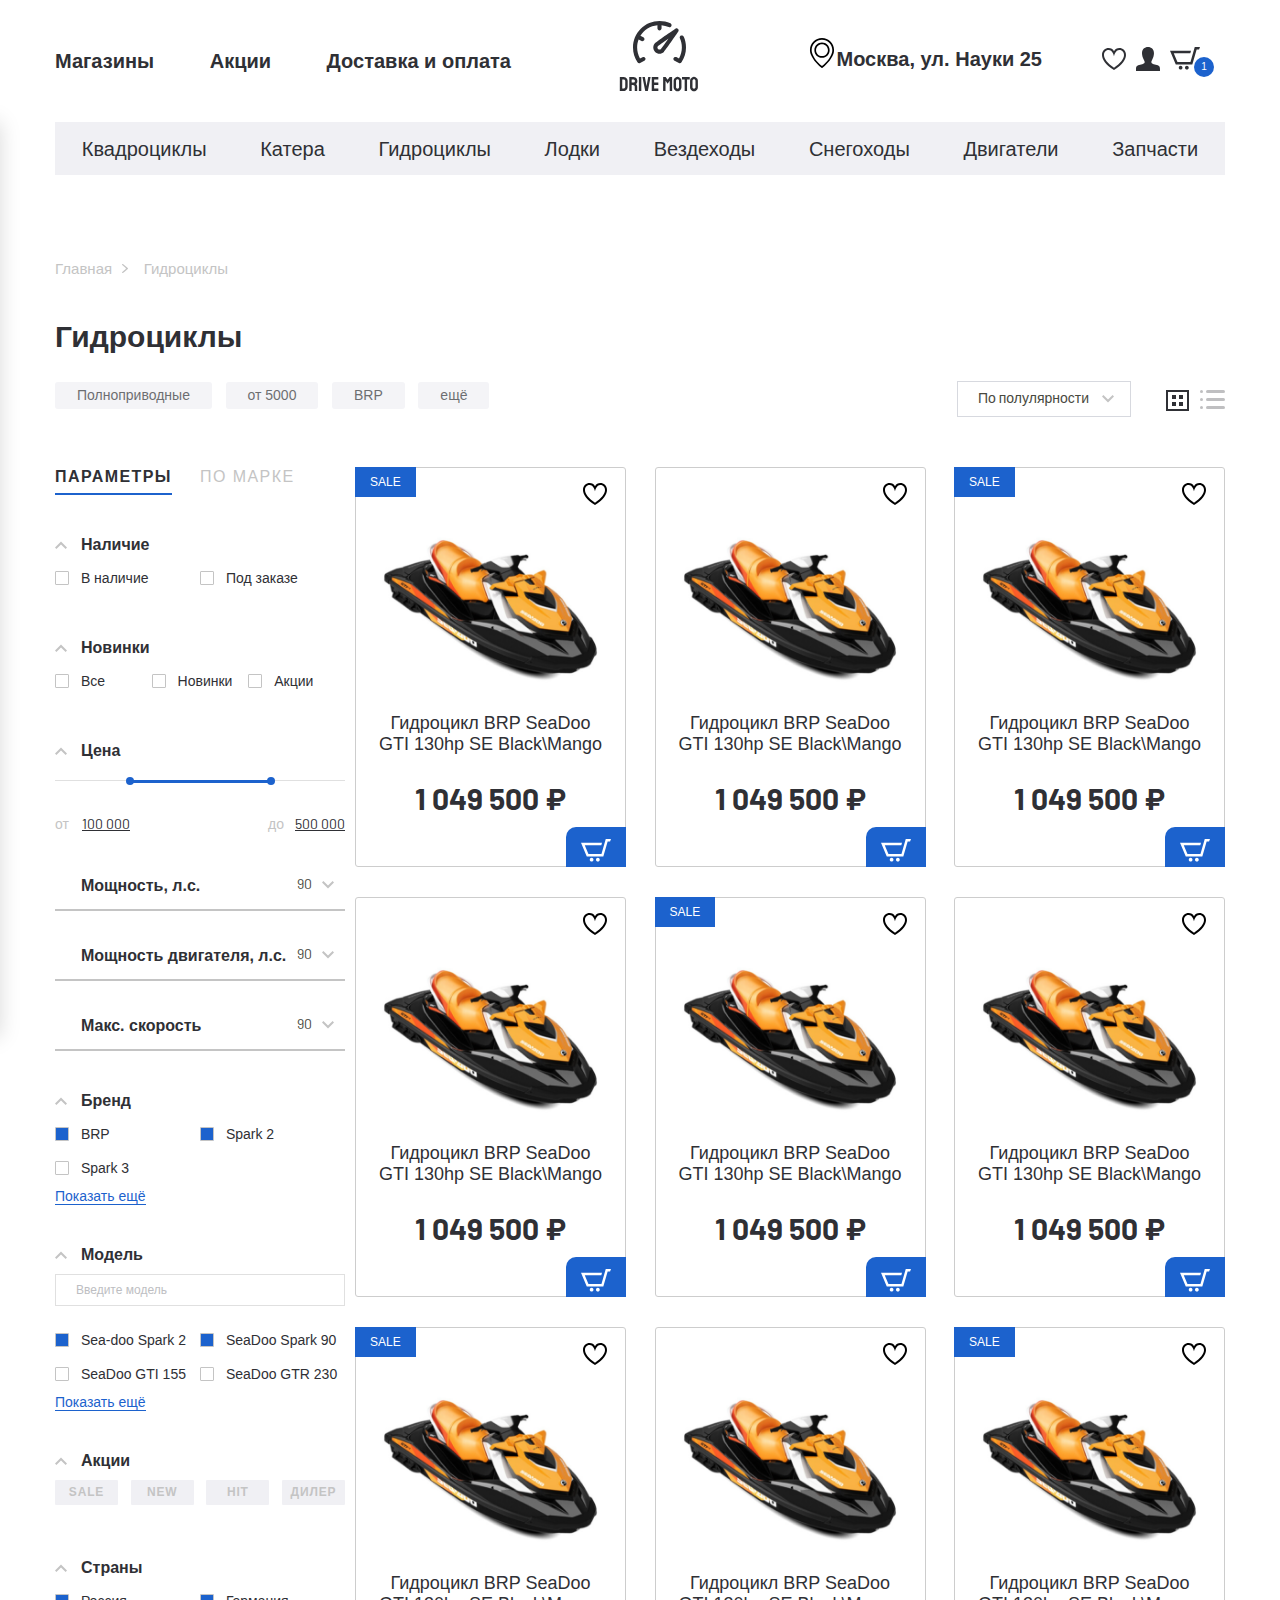
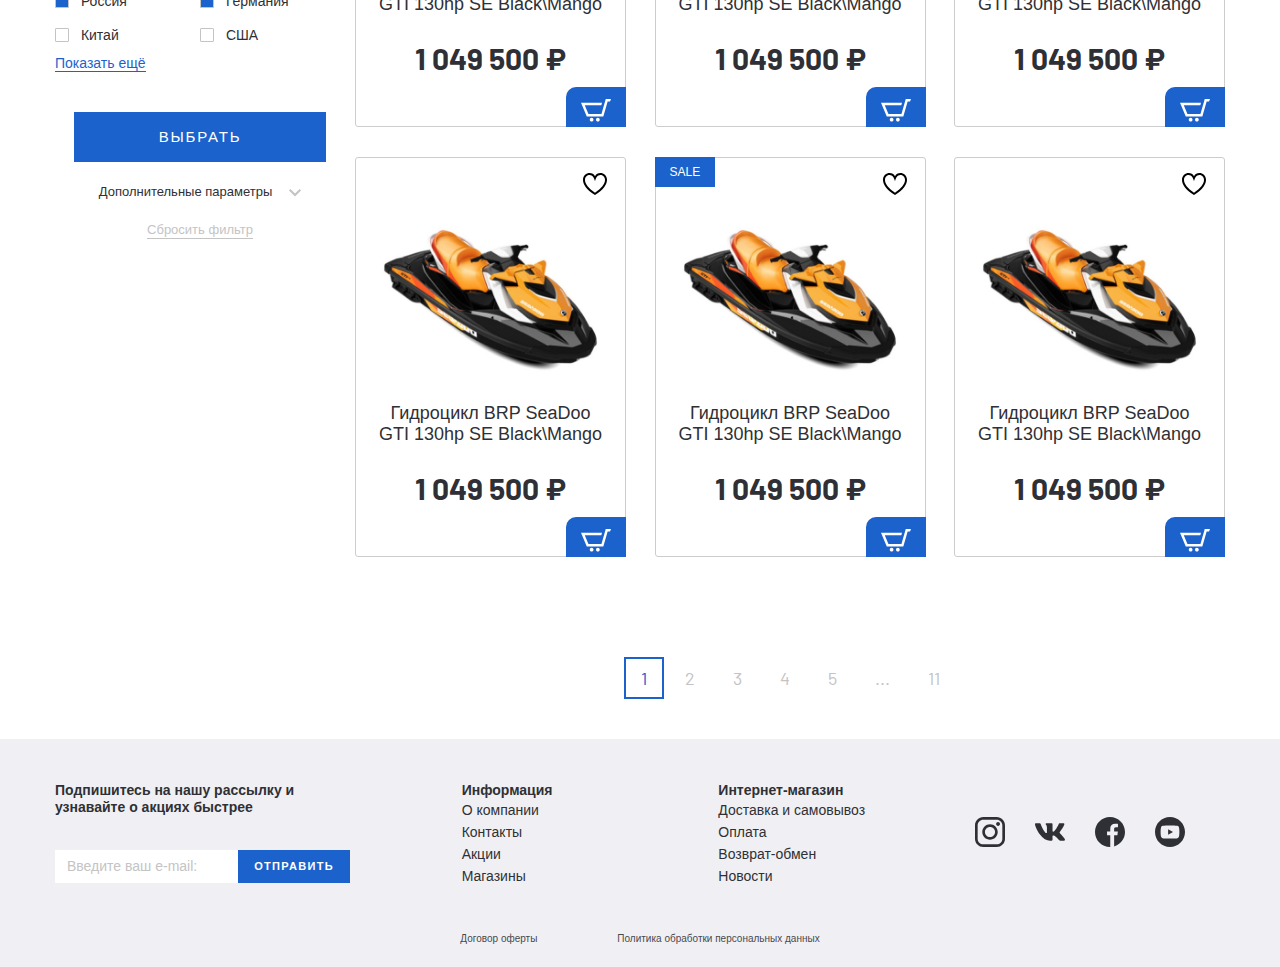
<file: catalog.html>
<!DOCTYPE html>
<html lang="ru">

<head>
  <meta charset="UTF-8">
  <meta name="viewport" content="width=device-width, initial-scale=1.0">
  <meta http-equiv="X-UA-Compatible" content="ie=edge">
  <title>Document</title>
  <link href="https://fonts.googleapis.com/css2?family=Barlow:wght@400;700&display=swap" rel="stylesheet">
  <link rel="stylesheet" href="css/normalize.css">
  <link rel="stylesheet" href="css/jquery.rateyo.min.css">
  <link rel="stylesheet" href="css/jquery.formstyler.theme.css">
  <link rel="stylesheet" href="css/jquery.formstyler.css">
  <link rel="stylesheet" href="css/ion.rangeSlider.min.css">
  <link rel="stylesheet" href="css/slick.css">
  <link rel="stylesheet" href="css/fonts.css">
  <link rel="stylesheet" href="css/style.css">
  <link rel="stylesheet" href="css/media.css">

</head>

<body>

  <header class="header">
    <div class="header_top">
      <div class="container">
        <div class="header__top-inner">

          <nav class="menu">

            <button class="menu__btn">
              <div class="menu__btn-line"></div>
              <div class="menu__btn-line"></div>
              <div class="menu__btn-line"></div>
            </button>

            <ul class="menu__list">
              <li class="menu__item">
                <a href="#" class="menu__link">Магазины</a></li>
              <li class="menu__item">
                <a href="#" class="menu__link">Акции</a></li>
              <li class="menu__item">
                <a href="#" class="menu__link">Доставка и оплата</a></li>
            </ul>
          </nav>

          <a href="#" class="logo">
            <img class="logo__img" src="./images/logo.svg" alt="Logo">
          </a>

          <div class="header__box">
            <p class="header__address">Москва, ул. Науки 25</p>
            <ul class="user__list">
              <li class="user__list-item">
                <a href="#" class="user-list__link"><img src="images/favourites.svg" alt=""></a>
              </li>
              <li class="user__list-item">
                <a href="#" class="user-list__link"><img src="images/profile.svg" alt=""></a>
              </li>
              <li class="user__list-item">
                <a href="#" class="user-list__link basket"><img src="images/cart.svg" alt="">
                  <p class="basket__num">1</p>
                </a>
              </li>
            </ul>
          </div>

        </div>
      </div>
    </div>

    <ul class="menu__mobile-list ">

      <li class="menu__mobile-item">
        <a class="menu__mobile-link" href="#">
          <img class="menu__mobile-img" src="images/profile.svg" alt="профиль">
          <p>Войти</p>
        </a>
      </li>
      <li class="menu__mobile-item">
        <a class="menu__mobile-link" href="#">
          <img class="menu__mobile-img" src="images/profile.svg" alt="профиль">
          <p>Регистрация</p>
        </a>
      </li>
      <li class="menu__mobile-item">
        <a class="menu__mobile-link" href="#">
          <img class="menu__mobile-img" src="images/favourite.svg" alt="избранное">
          <p>Избранное</p>
        </a>
      </li>
      <li class="menu__mobile-item">
        <a class="menu__mobile-link" href="#">
          <img class="menu__mobile-img" src="images/cart.svg" alt="корзина">
          <p>Корзина</p>
        </a>
      </li>
      <li class="menu__mobile-item">
        <a class="menu__mobile-link" href="#">
          <img class="menu__mobile-img" src="images/house.svg" alt="магазин">
          <p>Магазины</p>
        </a>
      </li>
      <li class="menu__mobile-item">
        <a class="menu__mobile-link" href="#">
          <img class="menu__mobile-img" src="images/sale.svg" alt="распродажа">
          <p>Акции</p>
        </a>
      </li>
      <li class="menu__mobile-item">
        <a class="menu__mobile-link" href="#">
          <img class="menu__mobile-img" src="images/delivaery.svg" alt="доставка">
          <p>Доставка и оплата</p>
        </a>
      </li>


      <li class="menu__mobile-item">
        <a class="menu__mobile-link" href="#">
          <p>Квадроциклы</p>
        </a>
      </li>
      <li class="menu__mobile-item">
        <a class="menu__mobile-link" href="#">
          <p>Катера</p>
        </a>
      </li>
      <li class="menu__mobile-item">
        <a class="menu__mobile-link" href="#">
          <p>Гидроциклы</p>
        </a>
      </li>
      <li class="menu__mobile-item">
        <a class="menu__mobile-link" href="#">
          <p>Лодки</p>
        </a>
      </li>
      <li class="menu__mobile-item">
        <a class="menu__mobile-link" href="#">
          <p>Вездеходы</p>
        </a>
      </li>
      <li class="menu__mobile-item">
        <a class="menu__mobile-link" href="#">
          <p>Снегоходы</p>
        </a>
      </li>
      <li class="menu__mobile-item">
        <a class="menu__mobile-link" href="#">
          <p>Двигатели</p>
        </a>
      </li>
      <li class="menu__mobile-item">
        <a class="menu__mobile-link" href="#">
          <p>Запчасти</p>
        </a>
      </li>
    </ul>

    <div class="menu__mobile-linewrapper">
      <ul class="menu__mobile-line">
        <li class="menu__item">
          <a href="#" class="menu__link">Магазины</a></li>
        <li class="menu__item">
          <a href="#" class="menu__link">Акции</a></li>
        <li class="menu__item">
          <a href="#" class="menu__link">Доставка и оплата</a></li>
      </ul>
    </div>


    <div class="header__bottom">
      <div class="container">
        <ul class="menu-categories">
          <li class="menu-categories__item"><a href="#" class="menu-categories__link">
              Квадроциклы
            </a></li>
          <li class="menu-categories__item"><a href="#" class="menu-categories__link">
              Катера
            </a></li>
          <li class="menu-categories__item"><a href="#" class="menu-categories__link">
              Гидроциклы
            </a></li>
          <li class="menu-categories__item"><a href="#" class="menu-categories__link">
              Лодки
            </a></li>
          <li class="menu-categories__item"><a href="#" class="menu-categories__link">
              Вездеходы
            </a></li>
          <li class="menu-categories__item"><a href="#" class="menu-categories__link">
              Снегоходы
            </a></li>
          <li class="menu-categories__item"><a href="#" class="menu-categories__link">
              Двигатели
            </a></li>
          <li class="menu-categories__item"><a href="#" class="menu-categories__link">
              Запчасти
            </a></li>
        </ul>
      </div>
    </div>

  </header>

  <div class="breadcrumbs">
    <div class="container">
      <div class="breadcrumbs__inner ">
        <ul class="breadcrumbs__list mobile-overflow">
          <li class="breadcrumbs__list-item">
            <a href="#">Главная</a>
          </li>
          <li class="breadcrumbs__list-item">
            <span>Гидроциклы</span>
          </li>
        </ul>
      </div>
    </div>
  </div>

  <section class="catalog">
    <div class="container">
      <h2 class="catalog__title ">Гидроциклы</h2>

      <div class="catalog__filter">
        <div class="catalog__filter-itemsinner">
          <div class="catalog__filters-items mobile-overflow">
            <button>Полноприводные</button>
            <button>от 5000</button>
            <button>BRP</button>
            <button>ещё</button>
          </div>
        </div>
        <div class="catalog__filter-btn">
          <select class="filter-style select-item">
            <option>По полулярности</option>
            <option>2</option>
            <option>3</option>
          </select>
          <button class="catalog__filter-btngrid catalog__filter-button catalog__filter-button--active">
            <svg width="23" height="21" viewBox="0 0 23 21" fill="none" xmlns="http://www.w3.org/2000/svg">
              <rect x="1" y="1" width="21" height="19" stroke="#2F3035" stroke-width="2" />
              <rect x="7" y="6" width="2" height="2" fill="#2F3035" stroke="#2F3035" stroke-width="2" />
              <rect x="7" y="13" width="2" height="2" fill="#2F3035" stroke="#2F3035" stroke-width="2" />
              <rect x="14" y="6" width="2" height="2" fill="#2F3035" stroke="#2F3035" stroke-width="2" />
              <rect x="14" y="13" width="2" height="2" fill="#2F3035" stroke="#2F3035" stroke-width="2" />
            </svg>
          </button>
          <button class="catalog__filter-btnline catalog__filter-button">
            <svg width="25" height="19" viewBox="0 0 25 19" fill="none" xmlns="http://www.w3.org/2000/svg">
              <g opacity="1">
                <rect x="6" width="19" height="3" rx="1.5" fill="#2F3035" />
                <rect x="6" y="8" width="19" height="3" rx="1.5" fill="#2F3035" />
                <rect x="6" y="16" width="19" height="3" rx="1.5" fill="#2F3035" />
                <rect width="3" height="3" rx="1.5" fill="#2F3035" />
                <rect y="8" width="3" height="3" rx="1.5" fill="#2F3035" />
                <rect y="16" width="3" height="3" rx="1.5" fill="#2F3035" />
              </g>
            </svg>

          </button>
        </div>
      </div>

      <div class="catalog__inner">
        <div class="aside__btn">
          Фильтр
        </div>

        <aside class="catalog__inner-aside aside-filter">

          <div class="tabs-wrapper tabs-wrapper--no-scroll">

            <div class="tabs aside-filter__tabs">
              <a class="tab aside-filter__tab tab--active" href="#filter1"><span>Параметры</span></a>
              <a class="tab aside-filter__tab " href="#filter2"><span>по марке</span></a>
            </div>
          </div>
          <div class="tabs-container">

            <div id="filter1" class="tabs-content aside-filter__tabs-content tabs-content--active">


              <form class="aside-filter__form">
                <ul class="aside-filter__list">

                  <li class="aside-filter__item-drop">
                    <p class="aside-filter__item-title filter__item-drop filter__item-drop--active">Наличие</p>
                    <div class="aside-filter__content">

                      <div class="aside-filter__content-box">

                        <label class="aside-filter__content-label">
                          <input id="" class="filter-style" type="checkbox">
                          В наличие
                        </label>
                      </div>

                      <div class="aside-filter__content-box">
                        <label class="aside-filter__content-label">
                          <input id="" class="filter-style" type="checkbox">
                          Под заказе
                        </label>
                      </div>

                    </div>
                  </li>


                  <li class="aside-filter__item-drop">
                  <li class="aside-filter__item-drop">
                    <p class="aside-filter__item-title filter__item-drop filter__item-drop--active">Новинки</p>
                    <div class="aside-filter__content aside-filter__content-radio">

                      <div class="aside-filter__content-box">

                        <label class="aside-filter__content-label">
                          <input id="" class="filter-style" name="radio" type="radio">
                          Все
                        </label>
                      </div>

                      <div class="aside-filter__content-box">
                        <label class="aside-filter__content-label">
                          <input id="" class="filter-style" name="radio" type="radio">
                          Новинки
                        </label>
                      </div>
                      <div class="aside-filter__content-box">
                        <label class="aside-filter__content-label">
                          <input id="" class="filter-style" name="radio" type="radio">
                          Акции
                        </label>
                      </div>

                    </div>
                  </li>
                  </li>

                  <li class="aside-filter__item-drop">
                    <p class="aside-filter__item-title filter__item-drop filter__item-drop--active">Цена</p>
                    <div class="aside-filter__content">
                      <input type="text" class="js-range-slider" name="my_range" value="" data-from="200000"
                        data-to="400000" />
                    </div>
                  </li>

                  <li class="aside-filter__item-list">

                    <div class="filter__item-list">
                      <p class="filter__item-listtitle">Мощность, л.с.</p>
                      <select class="filter-style filter__item-listselect">
                        <option>90</option>
                        <option>130</option>
                        <option>154</option>
                        <option>230</option>
                        <option>300</option>
                      </select>
                    </div>

                    <div class="filter__item-list">
                      <p class="filter__item-listtitle">Мощность двигателя, л.с.</p>
                      <select class="filter-style filter__item-listselect">
                        <option>90</option>
                        <option>130</option>
                        <option>154</option>
                        <option>230</option>
                        <option>300</option>
                      </select>
                    </div>

                    <div class="filter__item-list">
                      <p class="filter__item-listtitle">Макс. скорость</p>
                      <select class="filter-style filter__item-listselect">
                        <option>90</option>
                        <option>130</option>
                        <option>154</option>
                        <option>230</option>
                        <option>300</option>
                      </select>
                    </div>
                  </li>

                  <li class="aside-filter__item-drop">
                    <p class="aside-filter__item-title filter__item-drop filter__item-drop--active">Бренд</p>
                    <div class="aside-filter__content">

                      <div class="aside-filter__content-box">

                        <label class="aside-filter__content-label">
                          <input id="" class="filter-style" type="checkbox" checked>
                          BRP
                        </label>
                      </div>

                      <div class="aside-filter__content-box">
                        <label class="aside-filter__content-label">
                          <input id="" class="filter-style" type="checkbox" checked>
                          Spark 2
                        </label>
                      </div>

                      <div class="aside-filter__content-box">
                        <label class="aside-filter__content-label">
                          <input id="" class="filter-style" type="checkbox">
                          Spark 3
                        </label>
                      </div>
                      <div class="filter-more"><button class="filter-more__link">Показать ещё</button></div>
                    </div>


                  </li>

                  <li class="aside-filter__item-drop">
                    <p class="aside-filter__item-title filter__item-drop filter__item-drop--active">Модель</p>
                    <div class="aside-filter__content">
                      <input class="filter-search" type="text" placeholder="Введите модель ">

                      <div class="aside-filter__content-box">
                        <label class="aside-filter__content-label">
                          <input id="" class="filter-style" type="checkbox" checked>
                          Sea-doo Spark 2
                        </label>
                      </div>

                      <div class="aside-filter__content-box">
                        <label class="aside-filter__content-label">
                          <input id="" class="filter-style" type="checkbox" checked>
                          SeaDoo Spark 90
                        </label>
                      </div>

                      <div class="aside-filter__content-box">
                        <label class="aside-filter__content-label">
                          <input id="" class="filter-style" type="checkbox">
                          SeaDoo GTI 155
                        </label>
                      </div>

                      <div class="aside-filter__content-box">
                        <label class="aside-filter__content-label">
                          <input id="" class="filter-style" type="checkbox">
                          SeaDoo GTR 230
                        </label>
                      </div>
                      <div class="filter-more"><button class="filter-more__link">Показать ещё</button></div>
                    </div>
                  </li>

                  <li class="aside-filter__item-drop btn-checked">
                    <p class="aside-filter__item-title filter__item-drop filter__item-drop--active">Акции</p>
                    <div class="aside-filter__content">

                      <div class="aside-filter__content-box">

                        <label class="aside-filter__content-label">
                          <input id="" class="filter-style" type="checkbox">
                          <span class="btn-checked__text">Sale</span>
                        </label>
                      </div>

                      <div class="aside-filter__content-box">
                        <label class="aside-filter__content-label">
                          <input id="" class="filter-style" type="checkbox">
                          <span class="btn-checked__text">New</span>
                        </label>
                      </div>

                      <div class="aside-filter__content-box">

                        <label class="aside-filter__content-label">
                          <input id="" class="filter-style" type="checkbox">
                          <span class="btn-checked__text">Hit</span>
                        </label>
                      </div>

                      <div class="aside-filter__content-box">
                        <label class="aside-filter__content-label">
                          <input id="" class="filter-style" type="checkbox">
                          <span class="btn-checked__text">Дилер</span>
                        </label>
                      </div>

                    </div>
                  </li>

                  <li class="aside-filter__item-drop">
                    <p class="aside-filter__item-title filter__item-drop filter__item-drop--active">Страны</p>
                    <div class="aside-filter__content">

                      <div class="aside-filter__content-box">

                        <label class="aside-filter__content-label">
                          <input id="" class="filter-style" type="checkbox" checked>
                          Россия
                        </label>
                      </div>

                      <div class="aside-filter__content-box">
                        <label class="aside-filter__content-label">
                          <input id="" class="filter-style" type="checkbox" checked>
                          Германия
                        </label>
                      </div>

                      <div class="aside-filter__content-box">

                        <label class="aside-filter__content-label">
                          <input id="" class="filter-style" type="checkbox">
                          Китай
                        </label>
                      </div>

                      <div class="aside-filter__content-box">
                        <label class="aside-filter__content-label">
                          <input id="" class="filter-style" type="checkbox">
                          CША
                        </label>
                      </div>
                      <div class="filter-more"><button class="filter-more__link">Показать ещё</button></div>
                    </div>
                  </li>

                  <li class="aside-filter__item-drop aside-filter__item-btn">
                    <button class="filter-btn__send filter-btn__send--active" type="submit">ВЫБРАТЬ</button>
                    <p class="filter__extra">Дополнительные параметры</p>
                    <div class="filter__extra-content">more</div>
                    <button class="filter-btn__reset" type="submit">Сбросить фильтр</button>
                  </li>
                </ul>
              </form>
            </div>

            <div id="filter2" class="tabs-content aside-filter__tabs-content">content-2</div>
          </div>

        </aside>




        <div class="catalog__inner-list">

          <div class="product-item__wrapper ">
            <button class="product-item__favourite"></button>
            <button class="product-item__basket">
              <img src="./images/basket-white.svg" alt="cart">
            </button>
            <a class="product-item__notify-link" href="#"><span>Сообщить о поступлении</span></a>
            <a class="product-item product-item__sale" href="#!">
              <p class="product-item__hover-text">посмотреть товар</p>
              <img class="product-item__img" src="./images/content/hydrocycle-1.png" alt="">
              <h4 class="product-item__title">Гидроцикл BRP SeaDoo GTI 130hp SE Black\Mango</h4>
              <p class="price product-item__price">1 049 500 ₽</p>
              <p class="product-item__notify-text">нет в наличии</p>
            </a>
          </div>

          <div class="product-item__wrapper ">
            <button class="product-item__favourite"></button>
            <button class="product-item__basket">
              <img src="./images/basket-white.svg" alt="cart">
            </button>
            <a class="product-item__notify-link" href="#"><span>Сообщить о поступлении</span></a>
            <a class="product-item " href="#!">
              <p class="product-item__hover-text">посмотреть товар</p>
              <img class="product-item__img" src="./images/content/hydrocycle-1.png" alt="">
              <h4 class="product-item__title">Гидроцикл BRP SeaDoo GTI 130hp SE Black\Mango</h4>
              <p class="price product-item__price">1 049 500 ₽</p>
              <p class="product-item__notify-text">нет в наличии</p>
            </a>
          </div>
          <div class="product-item__wrapper ">
            <button class="product-item__favourite"></button>
            <button class="product-item__basket">
              <img src="./images/basket-white.svg" alt="cart">
            </button>
            <a class="product-item__notify-link" href="#"><span>Сообщить о поступлении</span></a>
            <a class="product-item product-item__sale" href="#!">
              <p class="product-item__hover-text">посмотреть товар</p>
              <img class="product-item__img" src="./images/content/hydrocycle-1.png" alt="">
              <h4 class="product-item__title">Гидроцикл BRP SeaDoo GTI 130hp SE Black\Mango</h4>
              <p class="price product-item__price">1 049 500 ₽</p>
              <p class="product-item__notify-text">нет в наличии</p>
            </a>
          </div>

          <div class="product-item__wrapper ">
            <button class="product-item__favourite"></button>
            <button class="product-item__basket">
              <img src="./images/basket-white.svg" alt="cart">
            </button>
            <a class="product-item__notify-link" href="#"><span>Сообщить о поступлении</span></a>
            <a class="product-item " href="#!">
              <p class="product-item__hover-text">посмотреть товар</p>
              <img class="product-item__img" src="./images/content/hydrocycle-1.png" alt="">
              <h4 class="product-item__title">Гидроцикл BRP SeaDoo GTI 130hp SE Black\Mango</h4>
              <p class="price product-item__price">1 049 500 ₽</p>
              <p class="product-item__notify-text">нет в наличии</p>
            </a>
          </div>
          <div class="product-item__wrapper ">
            <button class="product-item__favourite"></button>
            <button class="product-item__basket">
              <img src="./images/basket-white.svg" alt="cart">
            </button>
            <a class="product-item__notify-link" href="#"><span>Сообщить о поступлении</span></a>
            <a class="product-item product-item__sale" href="#!">
              <p class="product-item__hover-text">посмотреть товар</p>
              <img class="product-item__img" src="./images/content/hydrocycle-1.png" alt="">
              <h4 class="product-item__title">Гидроцикл BRP SeaDoo GTI 130hp SE Black\Mango</h4>
              <p class="price product-item__price">1 049 500 ₽</p>
              <p class="product-item__notify-text">нет в наличии</p>
            </a>
          </div>

          <div class="product-item__wrapper ">
            <button class="product-item__favourite"></button>
            <button class="product-item__basket">
              <img src="./images/basket-white.svg" alt="cart">
            </button>
            <a class="product-item__notify-link" href="#"><span>Сообщить о поступлении</span></a>
            <a class="product-item " href="#!">
              <p class="product-item__hover-text">посмотреть товар</p>
              <img class="product-item__img" src="./images/content/hydrocycle-1.png" alt="">
              <h4 class="product-item__title">Гидроцикл BRP SeaDoo GTI 130hp SE Black\Mango</h4>
              <p class="price product-item__price">1 049 500 ₽</p>
              <p class="product-item__notify-text">нет в наличии</p>
            </a>
          </div>
          <div class="product-item__wrapper ">
            <button class="product-item__favourite"></button>
            <button class="product-item__basket">
              <img src="./images/basket-white.svg" alt="cart">
            </button>
            <a class="product-item__notify-link" href="#"><span>Сообщить о поступлении</span></a>
            <a class="product-item product-item__sale" href="#!">
              <p class="product-item__hover-text">посмотреть товар</p>
              <img class="product-item__img" src="./images/content/hydrocycle-1.png" alt="">
              <h4 class="product-item__title">Гидроцикл BRP SeaDoo GTI 130hp SE Black\Mango</h4>
              <p class="price product-item__price">1 049 500 ₽</p>
              <p class="product-item__notify-text">нет в наличии</p>
            </a>
          </div>

          <div class="product-item__wrapper ">
            <button class="product-item__favourite"></button>
            <button class="product-item__basket">
              <img src="./images/basket-white.svg" alt="cart">
            </button>
            <a class="product-item__notify-link" href="#"><span>Сообщить о поступлении</span></a>
            <a class="product-item " href="#!">
              <p class="product-item__hover-text">посмотреть товар</p>
              <img class="product-item__img" src="./images/content/hydrocycle-1.png" alt="">
              <h4 class="product-item__title">Гидроцикл BRP SeaDoo GTI 130hp SE Black\Mango</h4>
              <p class="price product-item__price">1 049 500 ₽</p>
              <p class="product-item__notify-text">нет в наличии</p>
            </a>
          </div>
          <div class="product-item__wrapper ">
            <button class="product-item__favourite"></button>
            <button class="product-item__basket">
              <img src="./images/basket-white.svg" alt="cart">
            </button>
            <a class="product-item__notify-link" href="#"><span>Сообщить о поступлении</span></a>
            <a class="product-item product-item__sale" href="#!">
              <p class="product-item__hover-text">посмотреть товар</p>
              <img class="product-item__img" src="./images/content/hydrocycle-1.png" alt="">
              <h4 class="product-item__title">Гидроцикл BRP SeaDoo GTI 130hp SE Black\Mango</h4>
              <p class="price product-item__price">1 049 500 ₽</p>
              <p class="product-item__notify-text">нет в наличии</p>
            </a>
          </div>

          <div class="product-item__wrapper ">
            <button class="product-item__favourite"></button>
            <button class="product-item__basket">
              <img src="./images/basket-white.svg" alt="cart">
            </button>
            <a class="product-item__notify-link" href="#"><span>Сообщить о поступлении</span></a>
            <a class="product-item " href="#!">
              <p class="product-item__hover-text">посмотреть товар</p>
              <img class="product-item__img" src="./images/content/hydrocycle-1.png" alt="">
              <h4 class="product-item__title">Гидроцикл BRP SeaDoo GTI 130hp SE Black\Mango</h4>
              <p class="price product-item__price">1 049 500 ₽</p>
              <p class="product-item__notify-text">нет в наличии</p>
            </a>
          </div>
          <div class="product-item__wrapper ">
            <button class="product-item__favourite"></button>
            <button class="product-item__basket">
              <img src="./images/basket-white.svg" alt="cart">
            </button>
            <a class="product-item__notify-link" href="#"><span>Сообщить о поступлении</span></a>
            <a class="product-item product-item__sale" href="#!">
              <p class="product-item__hover-text">посмотреть товар</p>
              <img class="product-item__img" src="./images/content/hydrocycle-1.png" alt="">
              <h4 class="product-item__title">Гидроцикл BRP SeaDoo GTI 130hp SE Black\Mango</h4>
              <p class="price product-item__price">1 049 500 ₽</p>
              <p class="product-item__notify-text">нет в наличии</p>
            </a>
          </div>

          <div class="product-item__wrapper ">
            <button class="product-item__favourite"></button>
            <button class="product-item__basket">
              <img src="./images/basket-white.svg" alt="cart">
            </button>
            <a class="product-item__notify-link" href="#"><span>Сообщить о поступлении</span></a>
            <a class="product-item " href="#!">
              <p class="product-item__hover-text">посмотреть товар</p>
              <img class="product-item__img" src="./images/content/hydrocycle-1.png" alt="">
              <h4 class="product-item__title">Гидроцикл BRP SeaDoo GTI 130hp SE Black\Mango</h4>
              <p class="price product-item__price">1 049 500 ₽</p>
              <p class="product-item__notify-text">нет в наличии</p>
            </a>
          </div>

          <div class="pagination">
            <ul class="pagination-list">
              <li class="pagination-list__item active"><a href="#">1</a></li>
              <li class="pagination-list__item"><a href="#">2</a></li>
              <li class="pagination-list__item"><a href="#">3</a></li>
              <li class="pagination-list__item"><a href="#">4</a></li>
              <li class="pagination-list__item"><a href="#">5</a></li>
              <li class="pagination-list__item pagination-list__dots"><span>...</span></li>
              <li class="pagination-list__item"><a href="#">11</a></li>
            </ul>
          </div>

        </div>
      </div>
    </div>
  </section>


  <footer class="footer">
    <div class="container">
      <div class="footer__top">
        <div class="footer__top-inner">

          <div class="footer__top-item footer__top-newslater">
            <h6 class="footer__top-title">Подпишитесь на нашу рассылку
              и узнавайте о акцияx быстрее</h6>
            <form class="footer-form">
              <input class="footer-form__input" type="text" placeholder="Введите ваш e-mail:">
              <button class="footer-form__btn" type="submit">Отправить</button>
            </form>
          </div>

          <div class="footer__top-item footer__top-itemdrop">
            <h6 class="footer__top-title footer__topderp">Информация</h6>
            <ul class="footer-list ">
              <li class="footer-list__item"><a href="#">О компании</a></li>
              <li class="footer-list__item"><a href="#"></a>Контакты</li>
              <li class="footer-list__item"><a href="#"></a>Акции</li>
              <li class="footer-list__item"><a href="#">Магазины</a></li>
            </ul>
          </div>

          <div class="footer__top-item ">
            <h6 class="footer__top-title footer__topderp">Интернет-магазин</h6>
            <ul class="footer-list">
              <li class="footer-list__item"><a href="#">Доставка и самовывоз</a></li>
              <li class="footer-list__item"><a href="#"></a>Оплата</li>
              <li class="footer-list__item"><a href="#"></a>Возврат-обмен</li>
              <li class="footer-list__item"><a href="#">Новости</a></li>
            </ul>
          </div>

          <div class="footer__top-item footer__top-social">
            <ul class="social-list">
              <li class="social-list__item">
                <a href="#"><img src="images/instagramm.svg" alt="instagram"></a>
              </li>
              <li class="social-list__item">
                <a href="#"><img src="images/vk.svg" alt="vk.com"></a>
              </li>
              <li class="social-list__item">
                <a href="#"><img src="images/facebook.svg" alt="facebook"></a>
              </li>
              <li class="social-list__item">
                <a href="#"><img src="images/youtube.svg" alt="youtube"></a>
              </li>
            </ul>
          </div>
        </div>
      </div>

      <div class="footer__bottom">
        <a class="footer__bottom-link" href="#">Договор оферты</a>
        <a class="footer__bottom-link" href="#">Политика обработки персональных данных</a>
      </div>
    </div>
  </footer>

  <script src="https://ajax.googleapis.com/ajax/libs/jquery/3.4.1/jquery.min.js"></script>
  <script src="js/jquery.formstyler.min.js"></script>
  <script src="js/ion.rangeSlider.min.js"></script>
  <script src="js/slick.min.js"></script>
  <script src="js/jquery.rateyo.min.js"></script>
  <script src="js/main.js"></script>
</body>

</html>

<!-- <div class="tabs-wrapper">

  <div class="tabs">
    <a class="tab tab--active" href="#"></a>
  </div>
  <div class="tabs-container">
    <div class="tabs-content"></div>
  </div>

</div> -->
</file>
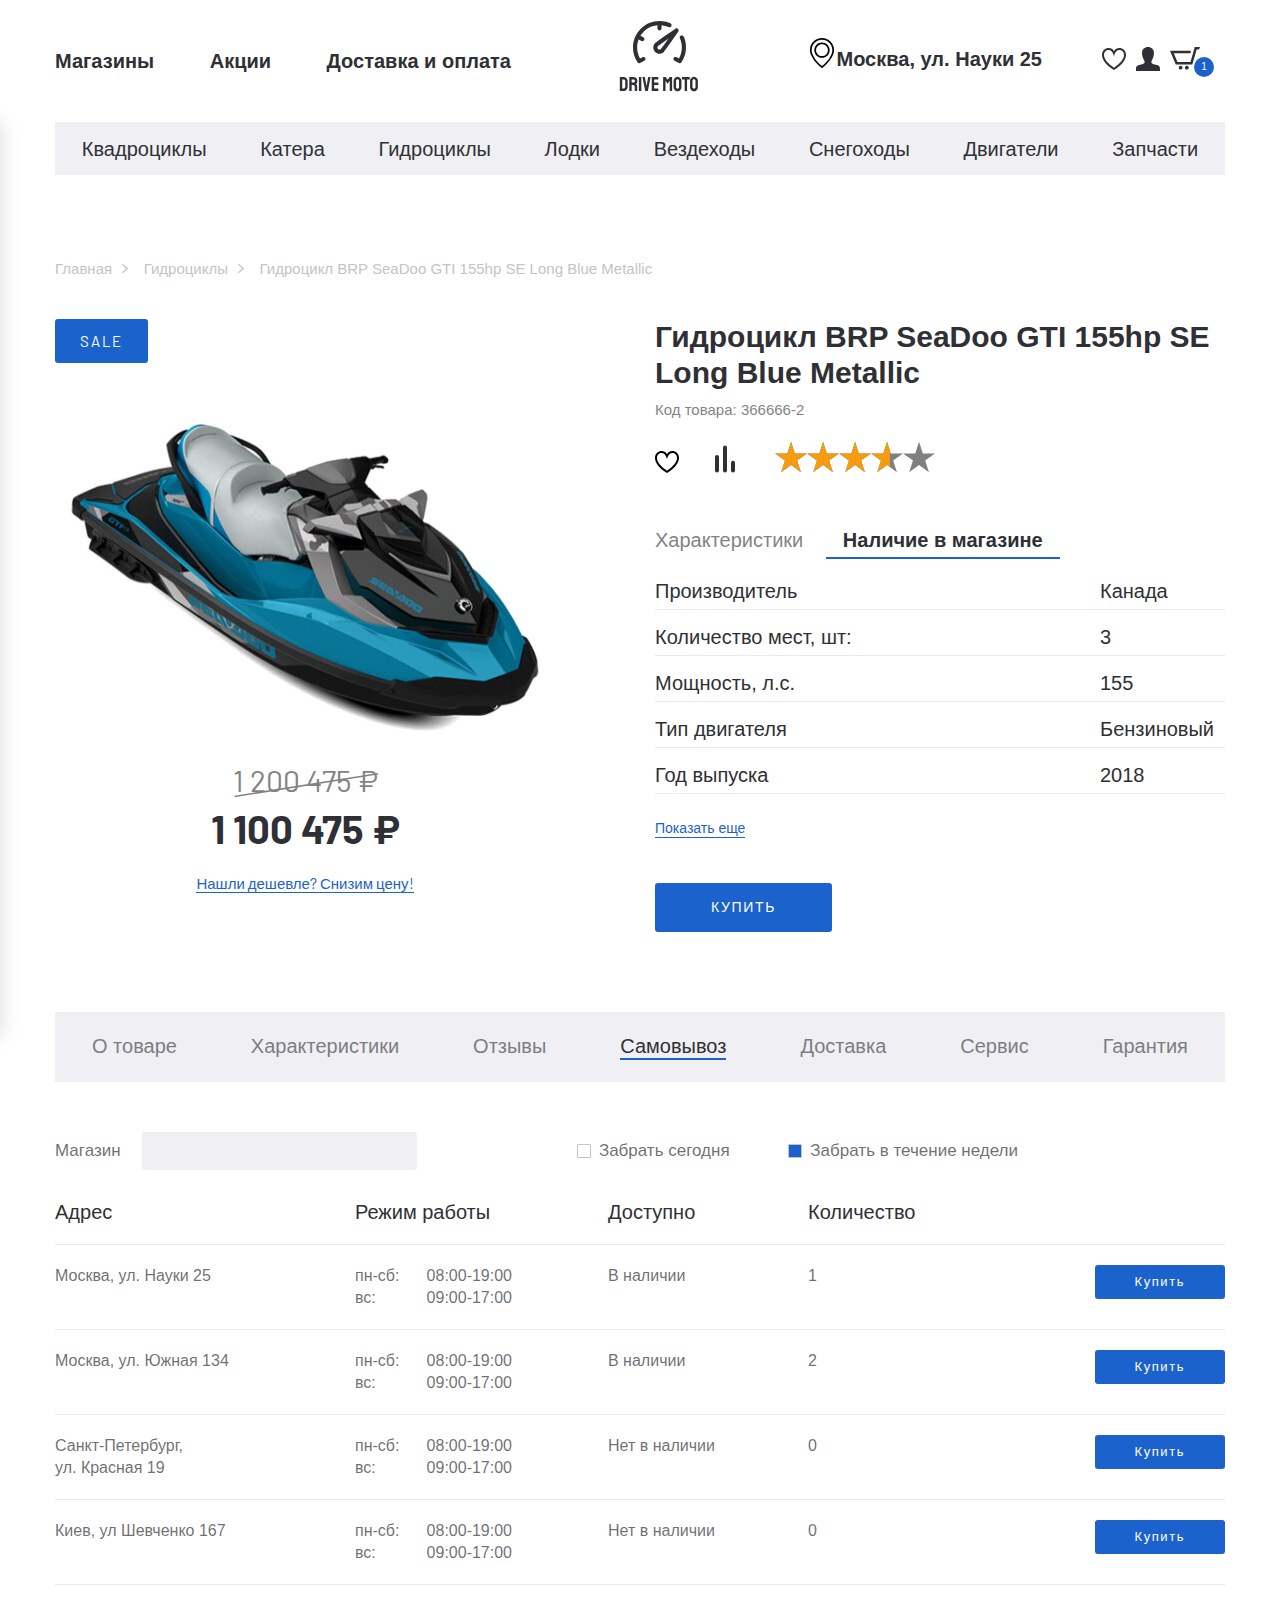
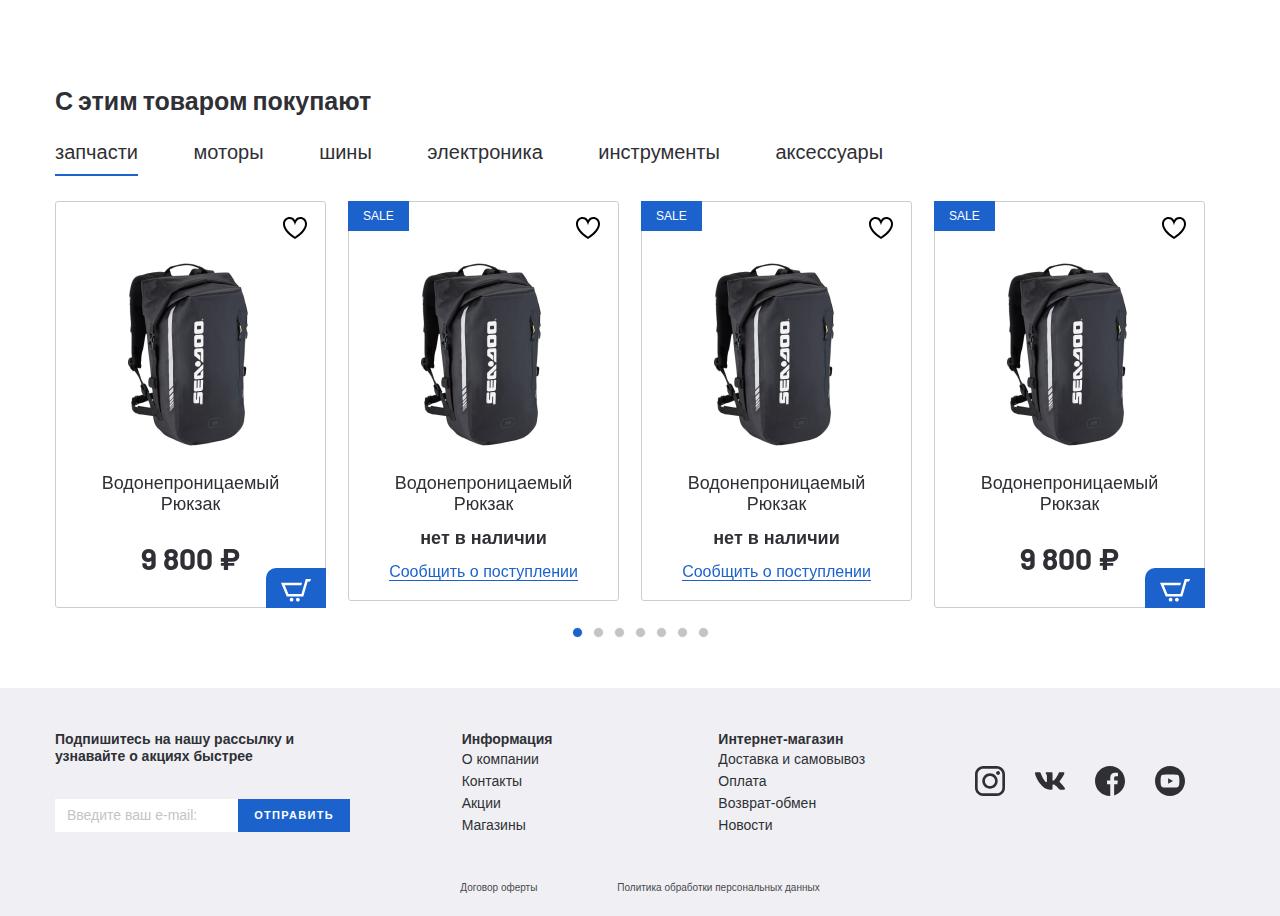
<file: product-page.html>
<!DOCTYPE html>
<html lang="ru">

<head>
  <meta charset="UTF-8">
  <meta name="viewport" content="width=device-width, initial-scale=1.0">
  <meta http-equiv="X-UA-Compatible" content="ie=edge">
  <title>Document</title>
  <link href="https://fonts.googleapis.com/css2?family=Barlow:wght@400;700&display=swap" rel="stylesheet">
  <link rel="stylesheet" href="css/jquery.rateyo.min.css">
  <link rel="stylesheet" href="css/normalize.css">
  <link rel="stylesheet" href="css/jquery.formstyler.theme.css">
  <link rel="stylesheet" href="css/jquery.formstyler.css">
  <link rel="stylesheet" href="css/ion.rangeSlider.min.css">
  <link rel="stylesheet" href="css/slick.css">
  <link rel="stylesheet" href="css/fonts.css">
  <link rel="stylesheet" href="css/style.css">
  <link rel="stylesheet" href="css/media.css">
</head>

<body>

  <header class="header">
    <div class="header_top">
      <div class="container">
        <div class="header__top-inner">

          <nav class="menu">
            <button class="menu__btn">
              <div class="menu__btn-line"></div>
              <div class="menu__btn-line"></div>
              <div class="menu__btn-line"></div>
            </button>

            <ul class="menu__list">
              <li class="menu__item">
                <a href="#" class="menu__link">Магазины</a></li>
              <li class="menu__item">
                <a href="#" class="menu__link">Акции</a></li>
              <li class="menu__item">
                <a href="#" class="menu__link">Доставка и оплата</a></li>
            </ul>
          </nav>

          <a href="#" class="logo">
            <img class="logo__img" src="./images/logo.svg" alt="Logo">
          </a>

          <div class="header__box">
            <p class="header__address">Москва, ул. Науки 25</p>
            <ul class="user__list">
              <li class="user__list-item">
                <a href="#" class="user-list__link"><img src="images/favourites.svg" alt=""></a>
              </li>
              <li class="user__list-item">
                <a href="#" class="user-list__link"><img src="images/profile.svg" alt=""></a>
              </li>
              <li class="user__list-item">
                <a href="#" class="user-list__link basket"><img src="images/cart.svg" alt="">
                  <p class="basket__num">1</p>
                </a>
              </li>
            </ul>
          </div>

        </div>
      </div>
    </div>

    <ul class="menu__mobile-list ">

      <li class="menu__mobile-item">
        <a class="menu__mobile-link" href="#">
          <img class="menu__mobile-img" src="images/profile.svg" alt="профиль">
          <p>Войти</p>
        </a>
      </li>
      <li class="menu__mobile-item">
        <a class="menu__mobile-link" href="#">
          <img class="menu__mobile-img" src="images/profile.svg" alt="профиль">
          <p>Регистрация</p>
        </a>
      </li>
      <li class="menu__mobile-item">
        <a class="menu__mobile-link" href="#">
          <img class="menu__mobile-img" src="images/favourite.svg" alt="избранное">
          <p>Избранное</p>
        </a>
      </li>
      <li class="menu__mobile-item">
        <a class="menu__mobile-link" href="#">
          <img class="menu__mobile-img" src="images/cart.svg" alt="корзина">
          <p>Корзина</p>
        </a>
      </li>
      <li class="menu__mobile-item">
        <a class="menu__mobile-link" href="#">
          <img class="menu__mobile-img" src="images/house.svg" alt="магазин">
          <p>Магазины</p>
        </a>
      </li>
      <li class="menu__mobile-item">
        <a class="menu__mobile-link" href="#">
          <img class="menu__mobile-img" src="images/sale.svg" alt="распродажа">
          <p>Акции</p>
        </a>
      </li>
      <li class="menu__mobile-item">
        <a class="menu__mobile-link" href="#">
          <img class="menu__mobile-img" src="images/delivaery.svg" alt="доставка">
          <p>Доставка и оплата</p>
        </a>
      </li>


      <li class="menu__mobile-item">
        <a class="menu__mobile-link" href="#">
          <p>Квадроциклы</p>
        </a>
      </li>
      <li class="menu__mobile-item">
        <a class="menu__mobile-link" href="#">
          <p>Катера</p>
        </a>
      </li>
      <li class="menu__mobile-item">
        <a class="menu__mobile-link" href="#">
          <p>Гидроциклы</p>
        </a>
      </li>
      <li class="menu__mobile-item">
        <a class="menu__mobile-link" href="#">
          <p>Лодки</p>
        </a>
      </li>
      <li class="menu__mobile-item">
        <a class="menu__mobile-link" href="#">
          <p>Вездеходы</p>
        </a>
      </li>
      <li class="menu__mobile-item">
        <a class="menu__mobile-link" href="#">
          <p>Снегоходы</p>
        </a>
      </li>
      <li class="menu__mobile-item">
        <a class="menu__mobile-link" href="#">
          <p>Двигатели</p>
        </a>
      </li>
      <li class="menu__mobile-item">
        <a class="menu__mobile-link" href="#">
          <p>Запчасти</p>
        </a>
      </li>
    </ul>

    <div class="header__bottom">
      <div class="container">
        <ul class="menu-categories">
          <li class="menu-categories__item"><a href="#" class="menu-categories__link">
              Квадроциклы
            </a></li>
          <li class="menu-categories__item"><a href="#" class="menu-categories__link">
              Катера
            </a></li>
          <li class="menu-categories__item"><a href="#" class="menu-categories__link">
              Гидроциклы
            </a></li>
          <li class="menu-categories__item"><a href="#" class="menu-categories__link">
              Лодки
            </a></li>
          <li class="menu-categories__item"><a href="#" class="menu-categories__link">
              Вездеходы
            </a></li>
          <li class="menu-categories__item"><a href="#" class="menu-categories__link">
              Снегоходы
            </a></li>
          <li class="menu-categories__item"><a href="#" class="menu-categories__link">
              Двигатели
            </a></li>
          <li class="menu-categories__item"><a href="#" class="menu-categories__link">
              Запчасти
            </a></li>
        </ul>
      </div>
    </div>

  </header>

  <div class="breadcrumbs">
    <div class="container">
      <div class="breadcrumbs__inner ">
        <ul class="breadcrumbs__list mobile-overflow">
          <li class="breadcrumbs__list-item">
            <a href="#">Главная</a>
          </li>
          <li class="breadcrumbs__list-item">
            <span>Гидроциклы</span>
          </li>
          <li class="breadcrumbs__list-item">
            <span>Гидроцикл BRP SeaDoo GTI 155hp SE Long Blue Metallic</span>
          </li>
        </ul>
      </div>
    </div>
  </div>



  <section class="product-card">
    <div class="container">
      <div class="product-card__inner">

        <div class="product-card__img-box product-item__sale">
          <img src="images/content/hydrocycle-large.png" alt="" class="product-card__img">
          <p class="product-card__price-old">1 200 475 ₽</p>
          <p class="product-card__price-new">1 100 475 ₽</p>
          <a href="#" class="product-card__link">Нашли дешевле? Снизим цену!</a>
          <div class="product-card__btn product-card__btn-mobile"><button>купить</button></div>
        </div>

        <div class="product-card__content">
          <h1 class="product-card__title">Гидроцикл BRP SeaDoo GTI 155hp SE Long Blue Metallic</h1>

          <div class="product-card__code">Код товара: 366666-2</div>

          <div class="product-card__buttons">
            <a href="#" class="product-card__icon-favourite"><img src="images/favourite.svg" alt=""></a>
            <a href="#" class="product-card__icon-comparison">
              <img src="images/comparison.svg" alt="Сравнить товар">
            </a>
            <a href="#" class="rate">
              <div id="rateYo"></div>
            </a>
          </div>

          <div class="tabs-wrapper product-card__tabs">

            <div class="tabs ">
              <a class="tab product-card__tab " href="#product1">Характеристики</a>
              <a class="tab product-card__tab tab--active" href="#product2">Наличие в магазине</a>
            </div>
            <div class="tabs-container">
              <div id="product1" class="tabs-content product-card__tab-content tabs-content--active">
                <ul class="product-card__list">

                  <li class="product-card__item">
                    <div class="product-card__item-left">Производитель</div>
                    <div class="product-card__item-right">Канада</div>
                  </li>
                  <li class="product-card__item">
                    <div class="product-card__item-left">Количество мест, шт: </div>
                    <div class="product-card__item-right">3</div>
                  </li>
                  <li class="product-card__item">
                    <div class="product-card__item-left">Мощность, л.с.</div>
                    <div class="product-card__item-right">155</div>
                  </li>
                  <li class="product-card__item">
                    <div class="product-card__item-left">Тип двигателя</div>
                    <div class="product-card__item-right">Бензиновый</div>
                  </li>
                  <li class="product-card__item">
                    <div class="product-card__item-left">Год выпуска</div>
                    <div class="product-card__item-right">2018</div>
                  </li>
                </ul>

                <a href="#" class="product-car__more">Показать еще</a>
                <div class="product-card__btn"><button>купить</button></div>

              </div>
              <div id="product2" class="tabs-content product-card__tab-content">
                content-2
              </div>
            </div>

          </div>

        </div>
      </div>
    </div>
  </section>

  <section class="card__tabs">
    <div class="container">

      <div class="tabs-wrapper">

        <div class="tabs card__tab-box mobile-overflow">
          <a class="tab card__tab " href="#product-card__tabs-1">О товаре</a>
          <a class="tab card__tab " href="#product-card__tabs-2">Характеристики</a>
          <a class="tab card__tab " href="#product-card__tabs-3">Отзывы</a>
          <a class="tab card__tab tab--active" href="#product-card__tabs-4">Самовывоз</a>
          <a class="tab card__tab " href="#product-card__tabs-5">Доставка</a>
          <a class="tab card__tab " href="#product-card__tabs-6">Cервис</a>
          <a class="tab card__tab " href="#product-card__tabs-7">Гарантия</a>
        </div>
      </div>
        <div class="tabs-container">
          <div id="product-card__tabs-1" class="tabs-content card__tab-content ">content</div>
          <div id="product-card__tabs-2" class="tabs-content card__tab-content ">content</div>
          <div id="product-card__tabs-3" class="tabs-content card__tab-content ">content</div>
          <div id="product-card__tabs-4" class="tabs-content card__tab-content tabs-content--active">

            <form>

              <div class="card__top-line">
                <label class="card__label-search">
                  Магазин <input class="card__input-search" type="text"></label>

                <label class="card__input-pickup">
                  <input class="filter-style" type="radio" name="pickup">Забрать сегодня
                </label>
                <label class="card__input-pickup">
                  <input class="filter-style" type="radio" name="pickup" checked>Забрать в течение недели
                </label>
              </div>

              <ul class="card__list">
                <li class="card__list-item card__list-itemtitle">
                  <div class="card__list-address ">Адрес</div>
                  <div class="card__list-workhours ">Режим работы</div>
                  <div class="card__list-available ">Доступно</div>
                  <div class="card__list-num ">Количество</div>
                  <div class="card__list-btn "></div>
                </li>
                <li class="card__list-item">
                  <div class="card__list-address">Москва, ул. Науки 25</div>
                  <div class="card__list-workhours">
                    <div class="workhours"><span>пн-сб:</span> <span>08:00-19:00</span></div>
                    <div class="workhours"><span>вс:</span> <span>09:00-17:00</span> </div>
                  </div>
                  <div class="card__list-available">В наличии</div>
                  <div class="card__list-num">1</div>
                  <div class="card__list-btn">
                    <button type="submit">Купить</button>
                  </div>
                </li>
                <li class="card__list-item">
                  <div class="card__list-address">Москва, ул. Южная 134</div>
                  <div class="card__list-workhours">
                    <div class="card__list-workhours">
                      <div class="workhours"><span>пн-сб:</span> <span>08:00-19:00</span></div>
                      <div class="workhours"><span>вс:</span> <span>09:00-17:00</span> </div>
                    </div>
                  </div>
                  <div class="card__list-available">В наличии</div>
                  <div class="card__list-num">2</div>
                  <div class="card__list-btn">
                    <button type="submit">Купить</button>
                  </div>
                </li>
                <li class="card__list-item">
                  <div class="card__list-address">Санкт-Петербург, <br>
                    ул. Красная 19</div>
                  <div class="card__list-workhours">
                    <div class="card__list-workhours">
                      <div class="workhours"><span>пн-сб:</span> <span>08:00-19:00</span></div>
                      <div class="workhours"><span>вс:</span> <span>09:00-17:00</span> </div>
                    </div>
                  </div>
                  <div class="card__list-available">Нет в наличии</div>
                  <div class="card__list-num">0</div>
                  <div class="card__list-btn">
                    <button type="submit">Купить</button>
                  </div>
                </li>
                <li class="card__list-item">
                  <div class="card__list-address">Киев, ул Шевченко 167</div>
                  <div class="card__list-workhours">
                    <div class="card__list-workhours">
                      <div class="workhours"><span>пн-сб:</span> <span>08:00-19:00</span></div>
                      <div class="workhours"><span>вс:</span> <span>09:00-17:00</span> </div>
                    </div>
                  </div>
                  <div class="card__list-available">Нет в наличии</div>
                  <div class="card__list-num">0</div>
                  <div class="card__list-btn">
                    <button type="submit">Купить</button>
                  </div>
                </li>
              </ul>
            </form>

          </div>
          <div id="product-card__tabs-5" class="tabs-content card__tab-content ">content</div>
          <div id="product-card__tabs-6" class="tabs-content card__tab-content ">content</div>
          <div id="product-card__tabs-7" class="tabs-content card__tab-content ">content</div>

      </div>
    </div>
  </section>

  <section class="products products__tabs">
    <div class="container">
      <div class="products__inner">
        <h3 class="product__title">С этим товаром покупают</h3>
        <div class="tabs-wrapper">

          <div class="tabs products__tabs mobile-overflow">
            <a class="tab tab--active products__tab" href="#popular-tab-1">запчасти</a>
            <a class="tab products__tab" href="#popular-tab-2">моторы</a>
            <a class="tab products__tab" href="#popular-tab-3">шины </a>
            <a class="tab products__tab" href="#popular-tab-4">электроника</a>
            <a class="tab products__tab" href="#popular-tab-5">инструменты</a>
            <a class="tab products__tab" href="#popular-tab-6">аксессуары</a>
          </div>
        </div>
        <div class="tabs-container products__container">

          <div id="popular-tab-1" class="tabs-content products__content tabs-content--active">
            <div class="product-slider">

              <div class="product-slider__item">
                <div class="product-item__wrapper ">
                  <button class="product-item__favourite"></button>
                  <button class="product-item__basket">
                    <img src="./images/basket-white.svg" alt="cart">
                  </button>
                  <a class="product-item__notify-link" href="#"><span>Сообщить о поступлении</span></a>
                  <a class="product-item " href="#!">
                    <p class="product-item__hover-text">посмотреть товар</p>
                    <img class="product-item__img" src="./images/content/product-1.png" alt="">
                    <h4 class="product-item__title">Водонепроницаемый Рюкзак</h4>
                    <p class="price product-item__price">9 800 ₽</p>
                    <p class="product-item__notify-text">нет в наличии</p>
                  </a>
                </div>
              </div>

              <div class="product-slider__item">
                <div class="product-item__wrapper product-item__not-available">
                  <button class="product-item__favourite"></button>
                  <button class="product-item__basket">
                    <img src="./images/basket-white.svg" alt="cart">
                  </button>
                  <a class="product-item__notify-link" href="#"><span>Сообщить о поступлении</span></a>
                  <a class="product-item product-item__sale" href="#!">
                    <p class="product-item__hover-text">посмотреть товар</p>
                    <img class="product-item__img" src="./images/content/product-1.png" alt="">
                    <h4 class="product-item__title">Водонепроницаемый Рюкзак</h4>
                    <p class="price product-item__price">9 800 ₽</p>
                    <p class="product-item__notify-text">нет в наличии</p>
                  </a>
                </div>
              </div>

              <div class="product-slider__item">
                <div class="product-item__wrapper product-item__not-available">
                  <button class="product-item__favourite"></button>
                  <button class="product-item__basket">
                    <img src="./images/basket-white.svg" alt="cart">
                  </button>
                  <a class="product-item__notify-link" href="#"><span>Сообщить о поступлении</span></a>
                  <a class="product-item product-item__sale" href="#!">
                    <p class="product-item__hover-text">посмотреть товар</p>
                    <img class="product-item__img" src="./images/content/product-1.png" alt="">
                    <h4 class="product-item__title">Водонепроницаемый Рюкзак</h4>
                    <p class="price product-item__price">9 800 ₽</p>
                    <p class="product-item__notify-text">нет в наличии</p>
                  </a>
                </div>
              </div>

              <div class="product-slider__item">
                <div class="product-item__wrapper ">
                  <button class="product-item__favourite"></button>
                  <button class="product-item__basket">
                    <img src="./images/basket-white.svg" alt="cart">
                  </button>
                  <a class="product-item__notify-link" href="#"><span>Сообщить о поступлении</span></a>
                  <a class="product-item product-item__sale" href="#!">
                    <p class="product-item__hover-text">посмотреть товар</p>
                    <img class="product-item__img" src="./images/content/product-1.png" alt="">
                    <h4 class="product-item__title">Водонепроницаемый Рюкзак</h4>
                    <p class="price product-item__price">9 800 ₽</p>
                    <p class="product-item__notify-text">нет в наличии</p>
                  </a>
                </div>
              </div>

              <div class="product-slider__item">
                <div class="product-item__wrapper product-item__not-available">
                  <button class="product-item__favourite"></button>
                  <button class="product-item__basket">
                    <img src="./images/basket-white.svg" alt="cart">
                  </button>
                  <a class="product-item__notify-link" href="#"><span>Сообщить о поступлении</span></a>
                  <a class="product-item product-item__sale" href="#!">
                    <p class="product-item__hover-text">посмотреть товар</p>
                    <img class="product-item__img" src="./images/content/product-1.png" alt="">
                    <h4 class="product-item__title">Водонепроницаемый Рюкзак</h4>
                    <p class="price product-item__price">9 800 ₽</p>
                    <p class="product-item__notify-text">нет в наличии</p>
                  </a>
                </div>
              </div>

              <div class="product-slider__item">
                <div class="product-item__wrapper product-item__not-available">
                  <button class="product-item__favourite"></button>
                  <button class="product-item__basket">
                    <img src="./images/basket-white.svg" alt="cart">
                  </button>
                  <a class="product-item__notify-link" href="#"><span>Сообщить о поступлении</span></a>
                  <a class="product-item product-item__sale" href="#!">
                    <p class="product-item__hover-text">посмотреть товар</p>
                    <img class="product-item__img" src="./images/content/product-1.png" alt="">
                    <h4 class="product-item__title">Водонепроницаемый Рюкзак</h4>
                    <p class="price product-item__price">9 800 ₽</p>
                    <p class="product-item__notify-text">нет в наличии</p>
                  </a>
                </div>
              </div>

              <div class="product-slider__item">
                <div class="product-item__wrapper product-item__not-available">
                  <button class="product-item__favourite"></button>
                  <button class="product-item__basket">
                    <img src="./images/basket-white.svg" alt="cart">
                  </button>
                  <a class="product-item__notify-link" href="#"><span>Сообщить о поступлении</span></a>
                  <a class="product-item product-item__sale" href="#!">
                    <p class="product-item__hover-text">посмотреть товар</p>
                    <img class="product-item__img" src="./images/content/product-1.png" alt="">
                    <h4 class="product-item__title">Водонепроницаемый Рюкзак</h4>
                    <p class="price product-item__price">9 800 ₽</p>
                    <p class="product-item__notify-text">нет в наличии</p>
                  </a>
                </div>
              </div>

            </div>

          </div>
          <div id="popular-tab-2" class="tabs-content products__content ">

            <div class="product-slider">

              <div class="product-slider__item">
                <div class="product-item__wrapper ">
                  <button class="product-item__favourite"></button>
                  <button class="product-item__basket">
                    <img src="./images/basket-white.svg" alt="cart">
                  </button>
                  <a class="product-item__notify-link" href="#"><span>Сообщить о поступлении</span></a>
                  <a class="product-item " href="#!">
                    <p class="product-item__hover-text">посмотреть товар</p>
                    <img class="product-item__img" src="./images/content/product-1.png" alt="">
                    <h4 class="product-item__title">Водонепроницаемый Рюкзак</h4>
                    <p class="price product-item__price">9 800 ₽</p>
                    <p class="product-item__notify-text">нет в наличии</p>
                  </a>
                </div>
              </div>

              <div class="product-slider__item">
                <div class="product-item__wrapper product-item__not-available">
                  <button class="product-item__favourite"></button>
                  <button class="product-item__basket">
                    <img src="./images/basket-white.svg" alt="cart">
                  </button>
                  <a class="product-item__notify-link" href="#"><span>Сообщить о поступлении</span></a>
                  <a class="product-item product-item__sale" href="#!">
                    <p class="product-item__hover-text">посмотреть товар</p>
                    <img class="product-item__img" src="./images/content/product-1.png" alt="">
                    <h4 class="product-item__title">Водонепроницаемый Рюкзак</h4>
                    <p class="price product-item__price">9 800 ₽</p>
                    <p class="product-item__notify-text">нет в наличии</p>
                  </a>
                </div>
              </div>

              <div class="product-slider__item">
                <div class="product-item__wrapper product-item__not-available">
                  <button class="product-item__favourite"></button>
                  <button class="product-item__basket">
                    <img src="./images/basket-white.svg" alt="cart">
                  </button>
                  <a class="product-item__notify-link" href="#"><span>Сообщить о поступлении</span></a>
                  <a class="product-item product-item__sale" href="#!">
                    <p class="product-item__hover-text">посмотреть товар</p>
                    <img class="product-item__img" src="./images/content/product-1.png" alt="">
                    <h4 class="product-item__title">Водонепроницаемый Рюкзак</h4>
                    <p class="price product-item__price">9 800 ₽</p>
                    <p class="product-item__notify-text">нет в наличии</p>
                  </a>
                </div>
              </div>

              <div class="product-slider__item">
                <div class="product-item__wrapper ">
                  <button class="product-item__favourite"></button>
                  <button class="product-item__basket">
                    <img src="./images/basket-white.svg" alt="cart">
                  </button>
                  <a class="product-item__notify-link" href="#"><span>Сообщить о поступлении</span></a>
                  <a class="product-item product-item__sale" href="#!">
                    <p class="product-item__hover-text">посмотреть товар</p>
                    <img class="product-item__img" src="./images/content/product-1.png" alt="">
                    <h4 class="product-item__title">Водонепроницаемый Рюкзак</h4>
                    <p class="price product-item__price">9 800 ₽</p>
                    <p class="product-item__notify-text">нет в наличии</p>
                  </a>
                </div>
              </div>

              <div class="product-slider__item">
                <div class="product-item__wrapper product-item__not-available">
                  <button class="product-item__favourite"></button>
                  <button class="product-item__basket">
                    <img src="./images/basket-white.svg" alt="cart">
                  </button>
                  <a class="product-item__notify-link" href="#"><span>Сообщить о поступлении</span></a>
                  <a class="product-item product-item__sale" href="#!">
                    <p class="product-item__hover-text">посмотреть товар</p>
                    <img class="product-item__img" src="./images/content/product-1.png" alt="">
                    <h4 class="product-item__title">Водонепроницаемый Рюкзак</h4>
                    <p class="price product-item__price">9 800 ₽</p>
                    <p class="product-item__notify-text">нет в наличии</p>
                  </a>
                </div>
              </div>

              <div class="product-slider__item">
                <div class="product-item__wrapper product-item__not-available">
                  <button class="product-item__favourite"></button>
                  <button class="product-item__basket">
                    <img src="./images/basket-white.svg" alt="cart">
                  </button>
                  <a class="product-item__notify-link" href="#"><span>Сообщить о поступлении</span></a>
                  <a class="product-item product-item__sale" href="#!">
                    <p class="product-item__hover-text">посмотреть товар</p>
                    <img class="product-item__img" src="./images/content/product-1.png" alt="">
                    <h4 class="product-item__title">Водонепроницаемый Рюкзак</h4>
                    <p class="price product-item__price">9 800 ₽</p>
                    <p class="product-item__notify-text">нет в наличии</p>
                  </a>
                </div>
              </div>

              <div class="product-slider__item">
                <div class="product-item__wrapper product-item__not-available">
                  <button class="product-item__favourite"></button>
                  <button class="product-item__basket">
                    <img src="./images/basket-white.svg" alt="cart">
                  </button>
                  <a class="product-item__notify-link" href="#"><span>Сообщить о поступлении</span></a>
                  <a class="product-item product-item__sale" href="#!">
                    <p class="product-item__hover-text">посмотреть товар</p>
                    <img class="product-item__img" src="./images/content/product-1.png" alt="">
                    <h4 class="product-item__title">Водонепроницаемый Рюкзак</h4>
                    <p class="price product-item__price">9 800 ₽</p>
                    <p class="product-item__notify-text">нет в наличии</p>
                  </a>
                </div>
              </div>

            </div>

          </div>
          <div id="popular-tab-3" class="tabs-content products__content ">slider-3</div>
          <div id="popular-tab-4" class="tabs-content products__content ">slider-4</div>
          <div id="popular-tab-5" class="tabs-content products__content ">slider-5</div>
          <div id="popular-tab-6" class="tabs-content products__content ">slider-6</div>
        </div>


      </div>
    </div>
  </section>


  <footer class="footer">
    <div class="container">
      <div class="footer__top">
        <div class="footer__top-inner">

          <div class="footer__top-item footer__top-newslater">
            <h6 class="footer__top-title">Подпишитесь на нашу рассылку
              и узнавайте о акцияx быстрее</h6>
            <form class="footer-form">
              <input class="footer-form__input" type="text" placeholder="Введите ваш e-mail:">
              <button class="footer-form__btn" type="submit">Отправить</button>
            </form>
          </div>

          <div class="footer__top-item footer__top-itemdrop">
            <h6 class="footer__top-title footer__topderp">Информация</h6>
            <ul class="footer-list ">
              <li class="footer-list__item"><a href="#">О компании</a></li>
              <li class="footer-list__item"><a href="#"></a>Контакты</li>
              <li class="footer-list__item"><a href="#"></a>Акции</li>
              <li class="footer-list__item"><a href="#">Магазины</a></li>
            </ul>
          </div>

          <div class="footer__top-item ">
            <h6 class="footer__top-title footer__topderp">Интернет-магазин</h6>
            <ul class="footer-list">
              <li class="footer-list__item"><a href="#">Доставка и самовывоз</a></li>
              <li class="footer-list__item"><a href="#"></a>Оплата</li>
              <li class="footer-list__item"><a href="#"></a>Возврат-обмен</li>
              <li class="footer-list__item"><a href="#">Новости</a></li>
            </ul>
          </div>

          <div class="footer__top-item footer__top-social">
            <ul class="social-list">
              <li class="social-list__item">
                <a href="#"><img src="images/instagramm.svg" alt="instagram"></a>
              </li>
              <li class="social-list__item">
                <a href="#"><img src="images/vk.svg" alt="vk.com"></a>
              </li>
              <li class="social-list__item">
                <a href="#"><img src="images/facebook.svg" alt="facebook"></a>
              </li>
              <li class="social-list__item">
                <a href="#"><img src="images/youtube.svg" alt="youtube"></a>
              </li>
            </ul>
          </div>
        </div>
      </div>

      <div class="footer__bottom">
        <a class="footer__bottom-link" href="#">Договор оферты</a>
        <a class="footer__bottom-link" href="#">Политика обработки персональных данных</a>
      </div>
    </div>
  </footer>

  <script src="https://ajax.googleapis.com/ajax/libs/jquery/3.4.1/jquery.min.js"></script>
  <script src="js/jquery.rateyo.min.js"></script>
  <script src="js/jquery.formstyler.min.js"></script>
  <script src="js/slick.min.js"></script>
  <script src="js/ion.rangeSlider.min.js"></script>
  <script src="js/main.js"></script>
</body>

</html>
</file>
<file: css/fonts.css>
@font-face{
  font-family: 'SFProDisplay-Regular', sans-serif;
  src: url('../fonts/SFProDisplay-Regular.woff2') format('woff2'),
       url('../fonts/SFProDisplay-Regular.woff') format('woff');
       font-weight: 400;
       font-style: normal;
       font-display: swap;
}

@font-face{
  font-family: 'SFProDisplay-Medium', sans-serif;
  src: url('../fonts/SFProDisplay-Medium.woff2') format('woff2'),
       url('../fonts/SFProDisplay-Medium.woff') format('woff');
       font-weight: 500;
       font-style: normal;
       font-display: swap;
}
@font-face{
  font-family: 'SFProDisplay-Semibold', sans-serif;
  src: url('../fonts/SFProDisplay-Semibold.woff2') format('woff2'),
       url('../fonts/SFProDisplay-Semibold.woff') format('woff');
       font-weight: 600;
       font-style: normal;
       font-display: swap;
}
@font-face{
  font-family: 'SFProDisplay-Bold', sans-serif;
  src: url('../fonts/SFProDisplay-Bold.woff2') format('woff2'),
       url('../fonts/SFProDisplay-Bold.woff') format('woff');
       font-weight: 700;
       font-style: normal;
       font-display: swap;
}
</file>
<file: css/style.css>
html {
  box-sizing: border-box;

}

*, *::before, *::after {
  box-sizing: inherit;
}

a {
  text-decoration: none;
  color: inherit;
  display: inline-block;
}

ul, li {
  list-style: none;
  margin: 0;
  padding: 0;
}

h1, h2, h3, h4, h5, h6 {
  margin: 0;
}

p {
  margin: 0;
}

img {
  /* width: 100%; */
}

body {
color: #2F3035;
font-family: 'SFProDisplay-Regular', sans-serif;
font-size: 20px;
line-height: 24px;
font-weight: 400;
overflow-x: hidden;
min-height: 320px;
}

.container {
  max-width: 1200px;
  padding: 0 15px;
  margin: 0 auto;
}

.page-section {
  margin-bottom: 80px;
}

.header__top-inner {
  display: flex;
  justify-content: space-between;
  align-items: center;
  min-height: 122px;
  font-family: 'SFProDisplay-Bold', sans-serif;
  font-weight: 700;
}

.menu__btn {
  display: none;
}

.menu__item {
  display: inline-block;
}

.menu__item + .menu__item {
  padding-left: 50px;
}

.header__box {
  display: flex;
}

.header__address {
  margin-right: 60px;
  max-width: 265px;
  padding-left: 30px;
  position: relative;
}

.menu__mobile-list {
  position: absolute;
  width: 243px;
  box-shadow: 0px 0px 20px rgba(0, 0, 0, 0.15);
  transform: translateX(-100%);
  transition: transform .3s ease-in-out;
  background-color: #fff;
  z-index: 100;
}

.menu__mobile-list--active {
  transform: translateX(0);
}

.menu__mobile-linewrapper {
  display: none;
}

.menu__mobile-item {
  position: relative;
  border-bottom:  1px solid rgba(0, 0, 0, 0.1);;
}

.menu__mobile-link {
  display: block;
  padding-left: 53px;
  padding-top: 36px;
}

.menu__mobile-img {
  position: absolute;
  bottom: 0;
  left: 11px;
}

.header__address::before {
  content: "";
  position: absolute;
  background-image: url('../images/address-icon.svg');
  width: 30px;
  height: 30px;
  top: -9px;
  left: 0;
}

.user__list {
  margin-right: 15px;
  display: flex;
  align-items: center;
}

.user__list-item {
  padding-right: 10px;
}

.basket {
  position: relative;
}

.basket__num {
  position: absolute;
  font-family: 'SFProDisplay-Medium', sans-serif;
  font-weight: 500;
  color: #fff;
  background-color: #1C62CD;
  border-radius: 50%;
  text-align: center;  
  font-size: 10px;
  line-height: 20px;
  width: 20px;
  height: 20px;
  bottom: -2px;
  right: -14px;
}

.header__bottom {
  margin-bottom: 80px;
}

.menu-categories {
  background: #F0F0F4;
  display: flex;
  justify-content: space-around;
  align-items: center;
  min-height: 53px;
}

.menu-categories__item {
  position: relative;
}

.menu-categories__link {
  transition: all 0.3s;
  font-weight: 400;
  padding: 15px 0 14px;
  position: relative;
}

.menu-categories__link::before {
  content: "";
  position: absolute;
  width: 0;
  left: auto;
  bottom: -2px;
  background-color: #1C62CD;
  height: 3px;
  transition: all 0.3s;
  right: 0;
}

.menu-categories__link:hover {
  color: #000;
}

.menu-categories__link:hover::before {
  width: 100%;
  right: auto;
  left: 0;
}

.banner-section__inner {
  display: flex;
  justify-content: space-between;
}

.banner-section__slider {
  max-width: 870px;
}

.banner-section__slider-btn,
.product-slider__slider-btn {
  position: absolute;
  top: 50%;
  transform: translateY(-50%);
  background-color: transparent;
  border: none;
  z-index: 5;
  margin: 0;
  padding: 0;
  cursor: pointer;
}

.banner-section__slider-btnprev {
  left: 20px;
}

.banner-section__slider-btnnext {
  right: 20px;
}

.slick-dots {
  position: absolute;
  bottom: 40px;
  left: 0;
  right: 0;
  margin: auto; 
  text-align: center;
}

.slick-dots li {
  display: inline-block;
  padding: 0 5px;
}

.slick-dots button {
  padding: 0;
  font-size: 0;
  margin: 0;
  width: 11px;
  height: 11px;
  border: 1px solid #fff;
  background: transparent;
  border-radius: 50%;
}

.slick-dots .slick-active button {
  background-color: #fff;
}

.slick-dots .slick-active button {
  background: #fff;;
}

.sale-item {
  max-width: 265px;
  text-align: center;
  border: 1px solid #CDCDCD;
  border-radius: 3px;
  display: flex;
  flex-direction: column;
  justify-content: space-between;
}

.sale-item__top {
  display: flex;
  justify-content: space-between;
  align-items: start;
}

.sale-item__info {
  color: #fff;
  background-color: #1C62CD;
  padding: 8px 20px;
  text-transform: uppercase;
  font-weight: bold;
  font-size: 12px;
  line-height: 15px;
  letter-spacing: 0.1em;
}

.price {
  font-family: 'Barlow', sans-serif;
  position: relative;
}

.sale-item__price {
  text-align: right;
}

.sale-item__price-new {
  font-weight: 700;
  font-size: 27px;
  line-height: 32px;
  color: #1C62CD;
  margin-right: 6px;
  padding-right: 20px;
}

.sale-item__price-new::after {
  content: "";
  position: absolute;
  right: 0;
  width: 15px;
  height: 18px;
  background-image: url('../images/icons-price.svg');
  top: 8px;
}

.sale-item__price-old {
  font-weight: 400;
  font-size: 14px;
  line-height: 17px;
  color: #C4C4C4;
  margin-right: 15px;
  background-image: url('../images/old-line.svg');
  background-repeat: no-repeat;
  padding: 2px 5px;
  display: inline-block;  
}

.sale-item__price-old::after {
  content: "";
  position: absolute;
  background-image: url('../images/icons-price-old.svg');
  right: -10px;
  width: 8px;
  height: 10px;
  top: 6px;
}

.sale-item__footer {
  background: #F0F0F4;
  padding: 25px 20px;
  font-size: 18px;
  line-height: 21px;  
}

.sale-item__footer span {
  font-weight: bold;
  font-family: 'Barlow', sans-serif;
  font-weight: 700;
  font-size: 18px;
  line-height: 22px;
  text-align: center;
  color: #1C62CD;
  display: block;
}

.sale-item__title {
  font-family: 'SFProDisplay-Bold', sans-serif;
  font-weight: 700;
  font-size: 18px;
  line-height: 21px;
  margin-bottom: 7px;
}

.banner-section__slider-img {
  object-fit: cover;
  min-height: 400px;
}

.sale-item__img {
  object-fit: contain;
}

.search__tabs {
  margin-bottom: 25px;
}

.search__tabs-item {
  padding: 11px 26px 12px;
}

.search__tabs-item.tab--active {
  border-radius: 5px;
  background-color: #F0F0F4;
  font-family: 'SFProDisplay-Bold', sans-serif;
  font-weight: 700;
}

.tabs-content {
  display: none;
}

.tabs-content.tabs-content--active {
  display: block;
}

.search__content-form {
  display: flex;
}

.search__content-btn { 
  font-family: 'SFProDisplay-Bold', sans-serif;
  font-weight: bold;
  font-size: 14px;
  line-height: 17px;
  letter-spacing: 0.12em;
  text-transform: uppercase;
  color: #fff;
  background: #1C62CD;
  border: none;
  border-radius: 3px;
  padding: 17px 41px;
  margin-left: -3px;
}

.search__content-input {
  border: none;
  padding: 15px 20px;
  width: 100%;
  background: #F0F0F4;
  border-radius: 3px;
  font-size: 16px;
  line-height: 19px;
}

.search__content-input::placeholder{
  color: #656464;
}

.categories__inner {
  display: flex;
  justify-content: space-between;
  flex-wrap: wrap;  
}

.categories__item {
  margin-bottom: 30px;
  border: 1px solid #CDCDCD;
  border-radius: 3px;
  width: 370px;
  display: flex;
  justify-content: space-between;
  padding: 20px 20px 16px;
  transition: all 0.15s linear;
}

.categories__item:hover{
  box-shadow: 3px 3px 20px rgba(50, 50, 50, 0.25);
}

.categories__item:active{
  box-shadow: none;
}

.categories__item-info {
  width: 50%;
  display: flex;
  flex-direction: column;
  justify-content: space-between;
}

.categories__item-img {
  width: 50%;
  text-align: center;
}

.categories__item-img img {
  width: 100%;
  height: 100px;
  object-fit: contain;
}

.categories__item-title {
  font-family: 'Barlow', sans-serif;
  font-weight: bold;
  font-size: 23px;
  line-height: 28px;
  transition: all 0.25s linear;
}

.categories__item:hover .categories__item-title{
  color: #1C62CD;
}

.categories__item-text {
  font-size: 14px;
  line-height: 17px;
  color: #C4C4C4;
}

.categories__item-text::after {
  content: url('../images/link-arrow.svg');
  padding-left: 3px;
}

.product-item__wrapper {
  position: relative;
  width: 271px;
  transition: all 0.3s;
}

.product-item__wrapper.product-item__wrapper--list{
  width: 100%;
}

.product-item {
  width: 100%;
  /* height: 407px; */
}

.product__title {
  font-size: 25px;
  line-height: 30px;
  font-weight: bold;
  font-family: 'Barlow', sans-serif;
  margin-bottom: 25px;
}

.products__tabs {
  margin-bottom: 25px;
}

.products__tab {
  padding-bottom: 10px;
}

.products__tab.tab--active {
  border-bottom: 2px solid #1C62CD;
}

.products__tab + .products__tab {
  margin-left: 50px;
}

.product-item {
  min-height: 400px;
  border: 1px solid #CDCDCD;
  border-radius: 3px;
  text-align: center;
  padding: 52px 20px 31px;
}

.product-item__title {
  padding: 14px 0 25px;
  font-size: 18px;
  line-height: 21px;
  font-weight: normal;
}

.product-item__favourite {
  position: absolute;
  top: 16px;
  right: 19px;
  width: 24px;
  height: 22px;
  border: none;
  background-color: transparent;
  z-index: 1000;
}

.product-item__favourite::before {
  content: "";
  position: absolute;
  width: 24px;
  height: 22px;
  top: 0;
  left: 0;
  background-image: url('../images/favourite.svg');  
}

.product-item__favourite--active::before {
  background-image: url('../images/favourite-active.svg');  
}

.product-item__basket {
  position: absolute;
  width: 60px;
  height: 40px;
  background: #1C62CD;
  border-radius: 10px 0px 0px 0px;
  border: none;
  bottom: 0;
  right: 0;
  display: flex;
  justify-content: center;
  align-items: center;  
  cursor: pointer;
}

.product-item__basket img {
  transform: translateY(3px);
}

.product-item__price {
  font-family: 'Barlow', sans-serif;
  font-weight: bold;
  font-size: 30px;
  line-height: 36px;
}

.product-item__hover-text {
  padding: 18px 21px;
  background-color: rgba(255,255,255, 0.9);
  box-shadow: 0px 0px 15px rgba(0, 0, 0, 0.2);
  border-radius: 3px;
  position: absolute;
  top: 30%;
  opacity: 0;
  transition: all 0.3s;
  display: inline-block;
}

.product-item:hover {
  box-shadow: 3px 3px 20px rgba(50, 50, 50, 0.25);
  color: #1C62CD;
}

.product-item:hover .product-item__notify-text {
  color: #2F3035;
}

.product-item:hover .product-item__hover-text {
  opacity: 1;
  color: #2F3035;
}

.product-item__sale::before {
  content: "SALE";
  display: inline-block;
  padding: 8px 15px;
  background-color: #1C62CD;
  color: #fff;
  font-size: 12px;
  line-height: 14px;
  position: absolute;
  top: 0;
  left: 0;
  text-transform: uppercase;
}

.product-item__wrapper.product-item__not-available .product-item__price {
  display: none;
}

.product-item__notify-text {
  display: none;
}

.product-item__wrapper.product-item__not-available .product-item__notify-text {
  display: block;
  font-weight: 700;
  font-size: 18px;
  line-height: 21px;
}

.product-item__wrapper.product-item__not-available .product-item__basket {
  display: none;
}

.product-item__notify-link {
  display: none;
}

.product-item__wrapper.product-item__not-available .product-item__notify-link {
  display: block;
  position: absolute;
  bottom: 20px;
  left: 0;
  right: 0;
  font-size: 16px;
  line-height: 19px;
  color: #1C62CD;
  text-align: center;
}

.product-item__wrapper.product-item__not-available .product-item__notify-link span {
  border-bottom: 1px solid #1C62CD;
}

.product-item__wrapper.product-item__not-available .product-item__title {
  padding-bottom: 13px;
}

.product-slider__slider-btnprev {
  left: -40px;
}

.product-slider__slider-btnnext {
  right: -25px;
}

.slick-slide img {
  display: inline;
}

.products {
  margin-bottom: 80px;
}

.product__more {
  text-align: center;
  margin: 35px 0 0;
}

.product__more-link {
  padding: 16px 43px;
  font-size: 15px;
  line-height: 18px;
  letter-spacing: 0.12em;
  text-transform: uppercase;
  background-color: #F0F0F4;
}

.banner {
  margin-bottom: 80px;
}

.footer {
  background-color: #F0F0F4;
}

.footer__bottom {
  padding: 46px 0 22px;
  display: flex;
  justify-content: center;
}

.footer__bottom-link {
  font-size: 10px;
  line-height: 12px;
  color: #48494D;
  margin: 0 40px;
}

.footer__top {
  padding-top: 43px;
}

.footer__top-inner {
  display: flex;
  justify-content: space-between;
}

.footer__top-item.footer__top-newslater {
  width: 295px;
  margin-right: 55px;
}

.footer__top-title {
  font-weight: bold;
  font-size: 14px;
  line-height: 17px;
}

.footer-form {
  width: 100%;
  margin-top: 34px;
  display: flex;
  justify-content: space-between;  
}

.footer-form__input {
  background-color: #fff;
  border: none;
  padding: 8px 12px;
  width: 100%;
  font-size: 14px;
  line-height: 17px;
}

.footer-form__input::placeholder {
  font-size: 14px;
  line-height: 17px;
  color: #C4C4C4;  
}

.footer-form__btn {
  display: inline-block;
  font-family: 'SFProDisplay-Semibold', sans-serif;
  text-transform: uppercase;
  padding: 10px 16px;
  border: none;
  background: #1C62CD;
  font-weight: 600;
  font-size: 11px;
  line-height: 13px;
  letter-spacing: 0.12em;
  color: #fff;
}

.footer__top-item {
  width: 200px;
}

.footer-list {
  font-size: 14px;
  line-height: 22px;
}

.footer__top-social.footer__top-item{
  width: 250px;
  display: flex;
  align-items: center;
}

.footer__top-social .social-list{  
  width: 250px;
  display: flex;
}

.social-list__item + .social-list__item{
  margin-left: 30px;
}



/* CATALOG */


.breadcrumbs {
  margin-bottom: 40px;
}

.breadcrumbs__list-item {
  display: inline-block;
  padding-right: 16px;
  margin-right: 10px;
  position: relative;
  font-size: 15px;
  line-height: 18px;
  color: #C4C4C4;
}

.breadcrumbs__list-item::after {
  content: "";
  position: absolute;
  right: 0;
  bottom: 5px;
  background-image: url('../images/link-arrow.svg');
  width: 6px;
  height: 9px;
}

.breadcrumbs__list-item:last-child::after {
  display: none;
}

.catalog {
  margin-bottom: 40px;
}

.catalog__title {
  font-family: 'SFProDisplay-Bold', sans-serif;
  font-weight: bold;
  font-size: 30px;
  line-height: 36px;
  margin-bottom: 26px;
}

.catalog__filter {
  display: flex;
  justify-content: space-between;
  margin-bottom: 50px;
}

.catalog__filters-items button {
  font-size: 14px;
  line-height: 17px;
  color: #2F3035;
  opacity: 0.7;
  background: #F0F0F4;
  border-radius: 3px;
  border: none;
  padding: 5px 22px;
  cursor: pointer;
}

.catalog__filters-items button + button {
  margin-left: 8px;  
}

.catalog__filter-btn {
  display: flex;
  align-items: center;
}

.catalog__filter-btn button{
  background-color: transparent;
  border: none;
  cursor: pointer;
  margin: 0;
  padding: 0;
}

.catalog__filter-btn button + button {
  margin-left: 10px;
}

.catalog__filter-btngrid {
  width: 25px;
  height: 19px;
}

.catalog__filter-btn .select-item {
  border: 1px solid #D7D9DF;
  font-size: 14px;
  line-height: 17px;
  margin-right: 34px;
  padding: 7px 41px 7px 20px;
}

.catalog__filter-btn .jq-selectbox__select {
  padding: 0;
}

.select-item .jq-selectbox__trigger {
  right: -25px;
}

.catalog__filter-button {
  opacity: 0.3;
  outline: none;
}

.catalog__filter-button--active {
  opacity: 1;
}

.catalog__filter-btnline {
  width: 25px;
  height: 19px;
}

.catalog__inner {
  display: flex;  
}

.catalog__inner-aside {
  min-width: 290px;
  margin-right: 10px;
}

.catalog__inner-list {
  display: flex;
  justify-content: space-between;
  flex-wrap: wrap;
}

.catalog__inner-list .product-item__wrapper {
margin-bottom: 30px;
}

.product-item__img {
  max-width: 100%;
}

.pagination {
  width: 100%;
  margin-top: 70px;
}

.pagination-list {
  display: flex;
  justify-content: center;
}

.pagination-list__item {
  padding: 8px 15px;
  border: 2px solid transparent;
  margin: 0 2px;
  font-size: 18px;
  line-height: 22px;
  color: #C4C4C4;
  font-family: 'Barlow', sans-serif;
} 

.pagination-list__item.active{
  border: 2px solid #1C62CD;
  color: #1C62CD;
}

.pagination-list__item a{
  display: block;
}

.aside-filter__tabs {
  display: flex;
  justify-content: space-between;
}

.aside-filter__tab {
  
  font-size: 16px;
  line-height: 19px;
  letter-spacing: 0.09em;
  text-transform: uppercase;
  color: #C4C4C4;
  width: 50%;  
}

.aside-filter__tab span {
  padding-bottom: 7px;
}

.aside-filter__tab.tab--active {
  font-family: 'SFProDisplay-Bold', sans-serif;
  font-weight: bold;
  color: #2F3035;
}

.aside-filter__tab.tab--active span {
  display: inline-block;
  border-bottom: 2px solid #1C62CD;
}

.aside-filter__content {
  display: flex;
  flex-wrap: wrap;
  margin-top: 10px;
}

.aside-filter__content-box {
  width: 50%;
  margin-bottom: 10px;
}

.aside-filter__item-drop {
  margin: 40px 0;
  
}

.aside-filter__item-title {
  font-family: 'SFProDisplay-Semibold', sans-serif;
  font-weight: 600;
  font-size: 16px;
  line-height: 19px;
  padding-left: 26px;
}

.filter__item-drop {
  position: relative;
  cursor: pointer;
}

.filter__item-drop::before {
  content: "";
  position: absolute;
  background-image: url('../images/arrow-down.svg');
  bottom: 5px;
  left: 0;
  width: 12px;
  height: 8px;
  transition: 0.3s ease;  
}

.filter__item-drop--active::before {
  transform: rotate(180deg);
}

.aside-filter__content-label {
  font-size: 14px;
  line-height: 17px;
  cursor: pointer;
}

.jq-checkbox,
.jq-radio {
  background: #fff;
  width: 14px;
  height: 14px;
  border: 1px solid #c4c4c4;
  border-radius: 1px;
  box-shadow: none;
  vertical-align: -2px;
  margin-right: 8px;
}

.jq-checkbox.checked,
.jq-radio.checked {
  background: #1C62CD;
  border: none;
}

.jq-checkbox.checked, .jq-radio.checked {
  border: 1px solid #c4c4c4;
}

.jq-checkbox.checked .jq-checkbox__div {
  width: 8px;
  height: 6px;
  margin: 3px 0 0 3px;
  border-bottom: none;
  border-left: none;
  transform: rotate(0);
  background-image: url('../images/checked-icon.svg');
}

.jq-radio.checked .jq-radio__div {
  width: 0;
  height: 0;
  margin: 0;
  border-radius: 0;
  background: transparent;
  box-shadow: none;
}

.aside-filter__content.aside-filter__content-radio {
  flex-wrap: nowrap;
}

.irs--flat.irs-with-grid {
  width: 100%;
}

.irs-with-grid .irs-grid {
  display: none;
}

.irs--flat {
  width: 100%;
}

.irs--flat {
  margin-top: -15px;
}

.irs--flat .irs-min, .irs--flat .irs-max {
  top: 60px;
  padding: 0;
  font-family: 'Barlow', sans-serif;
  font-weight: normal;
  font-size: 14px;
  line-height: 17px;
  color: #2F3035;
  text-decoration: underline;
  text-shadow: none;
  background-color: transparent;
  border-radius: 0;
  padding-left: 27px;
  /* position: relative; */
}

.irs-min::before,
.irs-max::before {
  position: absolute;
  left: 0;
  font-size: 14px;
  line-height: 17px;
  color: #C4C4C4;
  text-decoration: none;
}

.irs-min::before {
  content: 'от';
}
.irs-max::before {
  content: 'до';
}

.irs--flat .irs-line {
  top: 25px;
  height: 1px;
  background-color: #E0E0E0;
  border-radius: 0;
}

.irs--flat .irs-bar {
  top: 25px;
  height: 3px;
  background-color: #1C62CD;
}

.irs--flat .irs-handle {
  top: 22px;
  width: 8px;
  height: 8px;
  background-color: #1C62CD;
  border-radius: 50%;
}

.irs--flat i {
  display: none !important;
}

.aside-filter__item-list {
 margin: 46px 0 40px;
}

.filter__item-list {
  padding-top: 34px;
  display: flex;
  justify-content: space-between;
  align-items: center;
  width: 100%;
  border-bottom: 2px solid #c4c4c4;
}

.filter__item-listtitle {
  font-family: 'SFProDisplay-Semibold', sans-serif;
  font-weight: 600;
  font-size: 16px;
  line-height: 19px;
  padding-bottom: 14px;
  padding-left: 26px;
}

.filter__item-listselect {
  font-size: 14px;
  line-height: 17px;
  color: #48494D;
  font-family: 'Barlow', sans-serif;
  padding-bottom: 14px;
}

.jq-selectbox__select {  
  line-height: 17px;
  font-size: 14px;
  color: #484940;
  font-family: 'Barlow', sans-serif;
  padding: 0 25px 0 10px;
  height: 20px;
  background: transparent;
  box-shadow: none;
  border-radius: 0;
  text-shadow: none;
  border: none;
}

.jq-selectbox__trigger {
  background-image: url(../images/arrow-down.svg);
  bottom: 5px;
  width: 12px;
  border-left: none;
  height: 8px;
  top: 6px;
  right: 11px;
}

.jq-selectbox__trigger-arrow {
  position: absolute;
  top: 14px;
  right: 12px;
  width: 0;
  height: 0;
  border: none;  
}

.jq-selectbox__select:hover {
  background: transparent;
}

.jq-selectbox.focused .jq-selectbox__select {
  border: none;
}

.jq-selectbox__select:hover {
  box-shadow: none;
}

.jq-selectbox li {
  color: rgba(0, 0, 0, 0.6);
}

.jq-selectbox li:hover {
  background-color: rgba(107, 126, 172, 0.05);;
  color: rgba(0, 0, 0, 0.6);
}

.jq-selectbox li.selected {
  background-color: rgba(107, 126, 172, 0.05);;
  color: rgba(0, 0, 0, 0.6);
}

.jq-selectbox__dropdown {
  border-radius: 0;
  padding-top: 15px;
}

.filter-more {
  width: 100%;
  font-size: 14px;
  line-height: 17px;  
}

.filter-more__link {
  background-color: transparent;
  border: none;
  cursor: pointer;
  padding: 0;
  border-bottom: 1px solid #1C62CD;
  color: #1C62CD;
}

.filter-search {
  width: 100%;
  border: 1px solid #E0E0E0;
  padding: 8px 20px;
  font-size: 12px;
  line-height: 14px;
  margin-bottom: 20px;
}

.filter-search::placeholder {
  color: #BDBEC2;
}

.btn-checked .aside-filter__content {
  flex-wrap: nowrap;
  justify-content: space-between;
}

.btn-checked .aside-filter__content-box {
  width: auto;
}

.btn-checked .aside-filter__content-label {
  font-family: 'SFProDisplay-Bold', sans-serif;
  position: relative;
  height: 25px;
  width: 63px;;
  font-weight: bold;
  font-size: 12px;
  line-height: 14px;
  letter-spacing: 0.07em;
  color: #C4C4C4;
}

.btn-checked__text {
  position: absolute;
  top: -7px;
  left: 50%;
  transform: translateX(-50%);
  z-index: 10;
  text-transform: uppercase;
}

.btn-checked .jq-checkbox {
  height: 25px;
  width: 63px;
  background: #F0F0F4;
  border: none;
}

.btn-checked .jq-checkbox.checked {
  background: #1C62CD;  
}

.btn-checked .jq-checkbox.checked  ~ .btn-checked__text{
  color: #fff;
}

.jq-checkbox.checked .jq-checkbox__div {
  display: none;
}

.btn-checked .jq-checkbox {
  margin-right: 0;
}

.filter-btn__send {
  padding: 16px 85px;
  font-size: 15px;
  line-height: 18px;
  letter-spacing: 0.12em;
  text-transform: uppercase;
  background: #F0F0F4;
  border: none;
  color: #BDBEC2;
  cursor: pointer;
  margin-bottom: 15px;
}

.filter-btn__send--active {
  background-color: #1C62CD;
  color: #fff;
}

.aside-filter__item-btn {
  text-align: center;
}

.filter__extra {
  display: inline-block;
  font-size: 13px;
  line-height: 16px;
  padding-right: 29px;
  position: relative;
  margin-bottom: 15px;
}

.filter__extra::after {
  content: "";
  position: absolute;
  top: 5px;
  right: 0;
  width: 12px;
  height: 8px;
  background-image: url('../images/arrow-down.svg');
}

.filter__extra-content {
  display: none;
}

.filter__extra.filter__item-drop--active::after {
  transform: rotate(180deg);
}

.filter-btn__reset {
  display: inline-block;
  background-color: transparent;
  padding: 0;
  border: none;
  font-size: 13px;
  line-height: 16px;
  color: #C4C4C4;
  border-bottom: 1px solid #C4C4C4;
}

.product-card {
  margin-bottom: 80px;
}

.product-card__inner {
  display: flex;
  justify-content: space-between;
}

.product-card__img-box {
  font-family: 'Barlow', sans-serif;
  width: 500px;
  padding-top: 64px;
  text-align: center;
  position: relative;
}

.product-card__img-box:before {
  line-height: 18px;
  font-size: 15px;
  letter-spacing: 0.12em;
  padding: 13px 25px;
  border-radius: 3px;
}

.product-card__content {
  width: 570px;
}

.product-card__price-old { 
  display: inline-block; 
  font-size: 30px;
  line-height: 36px;
  color: #2F3035;
  opacity: 0.6;
  margin-bottom: 6px;
  background-image: url('../images/old-line-card.svg');
  background-repeat: no-repeat;
  background-size: cover;
}

.product-card__price-new {  
  font-weight: bold;
  font-size: 40px;
  line-height: 48px;
  margin-bottom: 17px;
}

.product-card__link {
  font-size: 15px;
  line-height: 18px;
  color: #1C62CD;
  border-bottom: 1px solid #1C62CD;
}

.product-card__title {
  font-family: 'SFProDisplay-Bold', sans-serif;
  font-weight: bold;
  font-size: 30px;
  line-height: 36px;
  margin-bottom: 10px;
}

.product-card__code {
  font-size: 15px;
  line-height: 18px;
  color: #2F3035;
  opacity: 0.6;
  margin-bottom: 22px;
}

.product-card__buttons {
  margin-bottom: 50px;
}

.product-card__tab {
  opacity: 0.6;
  padding-bottom: 5px;
  padding-right: 17px;
  margin-bottom: 5px;
}

.product-card__tab + .product-card__tab {
  padding-left: 17px;
}

.product-card__tab.tab--active {
  opacity: 1;
  border-bottom: 2px solid #1C62CD;
  font-family: 'SFProDisplay-Bold', sans-serif;
  font-weight: bold;
}

.product-card__list {
  margin-bottom: 20px;
}

.product-card__item {
  padding: 15px 0 6px;  
  border-bottom: 1px solid rgba(47, 48, 53, .1);
  display: flex;
  justify-content: space-between;
}

.product-card__item-left {
  padding-right: 15px;
}

.product-card__item-right {
  width: 125px;
}

.product-car__more {
  font-size: 14px;
  line-height: 17px;
  color: #1C62CD;
  border-bottom: 1px solid #1C62CD;
  margin-bottom: 45px;
}

.product-card__btn button{
  font-size: 14px;
  line-height: 17px;
  letter-spacing: 0.12em;
  text-transform: uppercase;
  color: #FFFFFF;
  padding: 16px 56px;
  background-color: #1C62CD;
  border: none;
  border-radius: 3px;
  cursor: pointer;
}

.product-card__buttons a + a{
  margin-left: 30px;
}

.card__tab-box {
  background: #F0F0F4;
  display: flex;
  justify-content: space-around;
  padding: 22px 0;
  margin-bottom: 50px;
}

.card__tabs {
  margin-bottom: 100px;
}

.card__tab {
  font-size: 20px;
  line-height: 24px;
  opacity: 0.6;
}

.card__tab.tab--active {
  border-bottom: 2px solid #1C62CD;
  opacity: 1;
}

.card__top-line {
  margin-bottom: 10px;
}

.card__label-search {
  font-size: 17px;
  line-height: 20px;
  color: rgba(47, 48, 53, .7);
}

.card__input-search {
  background: #F0F0F4;
  border-radius: 3px;
  margin-left: 17px;
  padding: 9px 37px 9px 17px;
  border: none;
  margin-right: 100px;
}

.card__input-pickup {
  margin-left: 54px;
  font-size: 17px;
  line-height: 20px;
  color: rgba(47, 48, 53, .7);
}

.card__list-item {
  padding: 20px 0;
  border-bottom: 1px solid rgba(47, 48, 53, .1);
  display: flex;  
  font-size: 16px;
  line-height: 22px;
  color: rgba(47, 48, 53, .7);
}

.card__list-itemtitle {
  color: rgb(47, 48, 53);
  font-size: 20px;
  line-height: 24px;
}

.card__list-address {
  width: 220px;
  margin-right: 80px;
}

.card__list-workhours {
  width: 157px;
  margin-right: 96px;
}

.workhours {
  display: flex;
  justify-content: space-between;
}

.card__list-available {
  width: 140px;
  margin-right: 60px;
}

.card__list-num {
  width: 76px;

}

.card__list-btn {
  margin-left: auto;
}

.card__list-btn button{
  font-size: 13px;
  line-height: 16px;
  letter-spacing: 0.12em;
  color: #FFFFFF;
  padding: 9px 40px;
  text-transform: uppercasebanner-;
  background-color: #1C62CD;
  border-radius: 3px;
  border: none;
}

.product-slider .slick-dots {
  bottom: -30px;
}

.aside__btn {
  display: none;
}

.product-card__btn-mobile {
  display: none;
}

.footer__topderp {
  pointer-events: none;
}

.catalog__wrapper {
  text-align: center;
  margin-top: 3rem;
  font-weight: bold;
  color:#292f87;
}
</file>
<file: css/ion.rangeSlider.min.css>
/*!Ion.RangeSlider, 2.3.1, © Denis Ineshin, 2010 - 2019, IonDen.com, Build date: 2019-12-19 16:51:02*/.irs{position:relative;display:block;-webkit-touch-callout:none;-webkit-user-select:none;-khtml-user-select:none;-moz-user-select:none;-ms-user-select:none;user-select:none;font-size:12px;font-family:Arial,sans-serif}.irs-line{position:relative;display:block;overflow:hidden;outline:none !important}.irs-bar{position:absolute;display:block;left:0;width:0}.irs-shadow{position:absolute;display:none;left:0;width:0}.irs-handle{position:absolute;display:block;box-sizing:border-box;cursor:default;z-index:1}.irs-handle.type_last{z-index:2}.irs-min,.irs-max{position:absolute;display:block;cursor:default}.irs-min{left:0}.irs-max{right:0}.irs-from,.irs-to,.irs-single{position:absolute;display:block;top:0;left:0;cursor:default;white-space:nowrap}.irs-grid{position:absolute;display:none;bottom:0;left:0;width:100%;height:20px}.irs-with-grid .irs-grid{display:block}.irs-grid-pol{position:absolute;top:0;left:0;width:1px;height:8px;background:#000}.irs-grid-pol.small{height:4px}.irs-grid-text{position:absolute;bottom:0;left:0;white-space:nowrap;text-align:center;font-size:9px;line-height:9px;padding:0 3px;color:#000}.irs-disable-mask{position:absolute;display:block;top:0;left:-1%;width:102%;height:100%;cursor:default;background:rgba(0,0,0,0);z-index:2}.lt-ie9 .irs-disable-mask{background:#000;filter:alpha(opacity=0);cursor:not-allowed}.irs-disabled{opacity:.4}.irs-hidden-input{position:absolute !important;display:block !important;top:0 !important;left:0 !important;width:0 !important;height:0 !important;font-size:0 !important;line-height:0 !important;padding:0 !important;margin:0 !important;overflow:hidden;outline:none !important;z-index:-9999 !important;background:none !important;border-style:solid !important;border-color:transparent !important}.irs--flat{height:40px}.irs--flat.irs-with-grid{height:60px}.irs--flat .irs-line{top:25px;height:12px;background-color:#e1e4e9;border-radius:4px}.irs--flat .irs-bar{top:25px;height:12px;background-color:#ed5565}.irs--flat .irs-bar--single{border-radius:4px 0 0 4px}.irs--flat .irs-shadow{height:1px;bottom:16px;background-color:#e1e4e9}.irs--flat .irs-handle{top:22px;width:16px;height:18px;background-color:transparent}.irs--flat .irs-handle>i:first-child{position:absolute;display:block;top:0;left:50%;width:2px;height:100%;margin-left:-1px;background-color:#da4453}.irs--flat .irs-handle.state_hover>i:first-child,.irs--flat .irs-handle:hover>i:first-child{background-color:#a43540}.irs--flat .irs-min,.irs--flat .irs-max{top:0;padding:1px 3px;color:#999;font-size:10px;line-height:1.333;text-shadow:none;background-color:#e1e4e9;border-radius:4px}.irs--flat .irs-from,.irs--flat .irs-to,.irs--flat .irs-single{color:white;font-size:10px;line-height:1.333;text-shadow:none;padding:1px 5px;background-color:#ed5565;border-radius:4px}.irs--flat .irs-from:before,.irs--flat .irs-to:before,.irs--flat .irs-single:before{position:absolute;display:block;content:"";bottom:-6px;left:50%;width:0;height:0;margin-left:-3px;overflow:hidden;border:3px solid transparent;border-top-color:#ed5565}.irs--flat .irs-grid-pol{background-color:#e1e4e9}.irs--flat .irs-grid-text{color:#999}.irs--big{height:55px}.irs--big.irs-with-grid{height:70px}.irs--big .irs-line{top:33px;height:12px;background-color:white;background:linear-gradient(to bottom, #ddd -50%, white 150%);border:1px solid #ccc;border-radius:12px}.irs--big .irs-bar{top:33px;height:12px;background-color:#92bce0;border:1px solid #428bca;background:linear-gradient(to bottom, #ffffff 0%, #428bca 30%, #b9d4ec 100%);box-shadow:inset 0 0 1px 1px rgba(255,255,255,0.5)}.irs--big .irs-bar--single{border-radius:12px 0 0 12px}.irs--big .irs-shadow{height:1px;bottom:16px;background-color:rgba(66,139,202,0.5)}.irs--big .irs-handle{top:25px;width:30px;height:30px;border:1px solid rgba(0,0,0,0.3);background-color:#cbcfd5;background:linear-gradient(to bottom, white 0%, #B4B9BE 30%, white 100%);box-shadow:1px 1px 2px rgba(0,0,0,0.2),inset 0 0 3px 1px white;border-radius:30px}.irs--big .irs-handle.state_hover,.irs--big .irs-handle:hover{border-color:rgba(0,0,0,0.45);background-color:#939ba7;background:linear-gradient(to bottom, white 0%, #919BA5 30%, white 100%)}.irs--big .irs-min,.irs--big .irs-max{top:0;padding:1px 5px;color:white;text-shadow:none;background-color:#9f9f9f;border-radius:3px}.irs--big .irs-from,.irs--big .irs-to,.irs--big .irs-single{color:white;text-shadow:none;padding:1px 5px;background-color:#428bca;background:linear-gradient(to bottom, #428bca 0%, #3071a9 100%);border-radius:3px}.irs--big .irs-grid-pol{background-color:#428bca}.irs--big .irs-grid-text{color:#428bca}.irs--modern{height:55px}.irs--modern.irs-with-grid{height:55px}.irs--modern .irs-line{top:25px;height:5px;background-color:#d1d6e0;background:linear-gradient(to bottom, #e0e4ea 0%, #d1d6e0 100%);border:1px solid #a3adc1;border-bottom-width:0;border-radius:5px}.irs--modern .irs-bar{top:25px;height:5px;background:#20b426;background:linear-gradient(to bottom, #20b426 0%, #18891d 100%)}.irs--modern .irs-bar--single{border-radius:5px 0 0 5px}.irs--modern .irs-shadow{height:1px;bottom:21px;background-color:rgba(209,214,224,0.5)}.irs--modern .irs-handle{top:37px;width:12px;height:13px;border:1px solid #a3adc1;border-top-width:0;box-shadow:1px 1px 1px rgba(0,0,0,0.1);border-radius:0 0 3px 3px}.irs--modern .irs-handle>i:nth-child(1){position:absolute;display:block;top:-4px;left:1px;width:6px;height:6px;border:1px solid #a3adc1;background:white;transform:rotate(45deg)}.irs--modern .irs-handle>i:nth-child(2){position:absolute;display:block;box-sizing:border-box;top:0;left:0;width:10px;height:12px;background:#e9e6e6;background:linear-gradient(to bottom, white 0%, #e9e6e6 100%);border-radius:0 0 3px 3px}.irs--modern .irs-handle>i:nth-child(3){position:absolute;display:block;box-sizing:border-box;top:3px;left:3px;width:4px;height:5px;border-left:1px solid #a3adc1;border-right:1px solid #a3adc1}.irs--modern .irs-handle.state_hover,.irs--modern .irs-handle:hover{border-color:#7685a2;background:#c3c7cd;background:linear-gradient(to bottom, #ffffff 0%, #919ba5 30%, #ffffff 100%)}.irs--modern .irs-handle.state_hover>i:nth-child(1),.irs--modern .irs-handle:hover>i:nth-child(1){border-color:#7685a2}.irs--modern .irs-handle.state_hover>i:nth-child(3),.irs--modern .irs-handle:hover>i:nth-child(3){border-color:#48536a}.irs--modern .irs-min,.irs--modern .irs-max{top:0;font-size:10px;line-height:1.333;text-shadow:none;padding:1px 5px;color:white;background-color:#d1d6e0;border-radius:5px}.irs--modern .irs-from,.irs--modern .irs-to,.irs--modern .irs-single{font-size:10px;line-height:1.333;text-shadow:none;padding:1px 5px;background-color:#20b426;color:white;border-radius:5px}.irs--modern .irs-from:before,.irs--modern .irs-to:before,.irs--modern .irs-single:before{position:absolute;display:block;content:"";bottom:-6px;left:50%;width:0;height:0;margin-left:-3px;overflow:hidden;border:3px solid transparent;border-top-color:#20b426}.irs--modern .irs-grid{height:25px}.irs--modern .irs-grid-pol{background-color:#dedede}.irs--modern .irs-grid-text{color:silver;font-size:13px}.irs--sharp{height:50px;font-size:12px;line-height:1}.irs--sharp.irs-with-grid{height:57px}.irs--sharp .irs-line{top:30px;height:2px;background-color:black;border-radius:2px}.irs--sharp .irs-bar{top:30px;height:2px;background-color:#ee22fa}.irs--sharp .irs-bar--single{border-radius:2px 0 0 2px}.irs--sharp .irs-shadow{height:1px;bottom:21px;background-color:rgba(0,0,0,0.5)}.irs--sharp .irs-handle{top:25px;width:10px;height:10px;background-color:#a804b2}.irs--sharp .irs-handle>i:first-child{position:absolute;display:block;top:100%;left:0;width:0;height:0;border:5px solid transparent;border-top-color:#a804b2}.irs--sharp .irs-handle.state_hover,.irs--sharp .irs-handle:hover{background-color:black}.irs--sharp .irs-handle.state_hover>i:first-child,.irs--sharp .irs-handle:hover>i:first-child{border-top-color:black}.irs--sharp .irs-min,.irs--sharp .irs-max{color:white;font-size:14px;line-height:1;top:0;padding:3px 4px;opacity:.4;background-color:#a804b2;border-radius:2px}.irs--sharp .irs-from,.irs--sharp .irs-to,.irs--sharp .irs-single{font-size:14px;line-height:1;text-shadow:none;padding:3px 4px;background-color:#a804b2;color:white;border-radius:2px}.irs--sharp .irs-from:before,.irs--sharp .irs-to:before,.irs--sharp .irs-single:before{position:absolute;display:block;content:"";bottom:-6px;left:50%;width:0;height:0;margin-left:-3px;overflow:hidden;border:3px solid transparent;border-top-color:#a804b2}.irs--sharp .irs-grid{height:25px}.irs--sharp .irs-grid-pol{background-color:#dedede}.irs--sharp .irs-grid-text{color:silver;font-size:13px}.irs--round{height:50px}.irs--round.irs-with-grid{height:65px}.irs--round .irs-line{top:36px;height:4px;background-color:#dee4ec;border-radius:4px}.irs--round .irs-bar{top:36px;height:4px;background-color:#006cfa}.irs--round .irs-bar--single{border-radius:4px 0 0 4px}.irs--round .irs-shadow{height:4px;bottom:21px;background-color:rgba(222,228,236,0.5)}.irs--round .irs-handle{top:26px;width:24px;height:24px;border:4px solid #006cfa;background-color:white;border-radius:24px;box-shadow:0 1px 3px rgba(0,0,255,0.3)}.irs--round .irs-handle.state_hover,.irs--round .irs-handle:hover{background-color:#f0f6ff}.irs--round .irs-min,.irs--round .irs-max{color:#333;font-size:14px;line-height:1;top:0;padding:3px 5px;background-color:rgba(0,0,0,0.1);border-radius:4px}.irs--round .irs-from,.irs--round .irs-to,.irs--round .irs-single{font-size:14px;line-height:1;text-shadow:none;padding:3px 5px;background-color:#006cfa;color:white;border-radius:4px}.irs--round .irs-from:before,.irs--round .irs-to:before,.irs--round .irs-single:before{position:absolute;display:block;content:"";bottom:-6px;left:50%;width:0;height:0;margin-left:-3px;overflow:hidden;border:3px solid transparent;border-top-color:#006cfa}.irs--round .irs-grid{height:25px}.irs--round .irs-grid-pol{background-color:#dedede}.irs--round .irs-grid-text{color:silver;font-size:13px}.irs--square{height:50px}.irs--square.irs-with-grid{height:60px}.irs--square .irs-line{top:31px;height:4px;background-color:#dedede}.irs--square .irs-bar{top:31px;height:4px;background-color:black}.irs--square .irs-shadow{height:2px;bottom:21px;background-color:#dedede}.irs--square .irs-handle{top:25px;width:16px;height:16px;border:3px solid black;background-color:white;-webkit-transform:rotate(45deg);-ms-transform:rotate(45deg);transform:rotate(45deg)}.irs--square .irs-handle.state_hover,.irs--square .irs-handle:hover{background-color:#f0f6ff}.irs--square .irs-min,.irs--square .irs-max{color:#333;font-size:14px;line-height:1;top:0;padding:3px 5px;background-color:rgba(0,0,0,0.1)}.irs--square .irs-from,.irs--square .irs-to,.irs--square .irs-single{font-size:14px;line-height:1;text-shadow:none;padding:3px 5px;background-color:black;color:white}.irs--square .irs-grid{height:25px}.irs--square .irs-grid-pol{background-color:#dedede}.irs--square .irs-grid-text{color:silver;font-size:11px}
</file>
<file: css/media.css>
@media (max-width: 1300px) {
  .product__more {
    margin-top: 60px;
  }

  .product-slider .slick-dots button {
    background-color: #C4C4C4;
  }
  .product-slider .slick-dots .slick-active button {
    background-color: #1C62CD;
  }
}

@media (max-width: 1200px) {
  .banner-section__slider {
    max-width: 600px;
  }

  .banner-section__slider-img {
    min-height: 380px;
    max-width: 600px;
  }

  .banner-section__inner {
    justify-content: space-around;
  }

  .categories__inner {
    justify-content: space-around;
  }

  .banner-link img {
    width: 100%;
  }

  /* CATALOG */

  .catalog__inner-list {
    justify-content: space-around;
  }

}

@media (max-width: 1100px) {
  .menu__item + .menu__item {
    padding-left: 20px;
  }

  .header__address {
    margin-right: 20px;
  }

  /* PRODUCT */
  .card__input-search {
    margin-right: 0;
  }

}

@media (max-width: 968px) {
  .header__bottom {
    display: none;
  }

  .menu__list {
    display: none;
  }

  .menu__mobile-linewrapper {
    display: block;
    font-weight: bold;
    font-size: 20px;
    line-height: 24px;
    background-color: #F0F0F4;
    font-family: 'SFProDisplay-Bold', sans-serif;
    padding: 14px 0 14px 15px;
    overflow-x: scroll;
  }
  
  .menu__mobile-line {
    display: block;
    width: 450px;
  }

  .menu__btn {
    display: block;
    background-color: transparent;
    cursor: pointer;
    border: none;
    padding: 0;
  }

  .menu__btn-line {
    background: #2F3035;
    border-radius: 3px;
    height: 3px;
    width: 34px;
    margin: 8px 0;
  }

  .banner-section__inner {
    margin-top: 25px;
    flex-wrap: wrap;
    justify-content: center;
  }

  .banner-section__slider {
    max-width: 100%;
  }

  .banner-section__slider img {
    width: 100%;
  }

  .product-item .product-item__img {
    width: auto;
  }

  .banner-section__slider-img {
    max-width: 100%;
    margin-bottom: 25px;
  }

  .banner-section__slider-btn {
    display: none;
  }

  .mobile-overflow {
    width: 850px;
  }

  .tabs-wrapper,
  .breadcrumbs__inner,
  .catalog__filter-itemsinner {
    overflow-x: scroll;
  }

  .tabs-wrapper.tabs-wrapper--no-scroll {
    overflow: hidden;
  }



}

@media (max-width: 940px) {
  .footer__top-inner {
    flex-wrap: wrap;
    justify-content: space-around;
  }

  .footer__top-item {
    margin-bottom: 25px;
  }

  /* CATALOG */

  .catalog__filter-btn button {
    display: none;
  }

  .catalog__filter-btn {
    margin-top: 30px;
  }

  .catalog__filter {
    display: block;
  }

  /* PRODUCT */

  .product-card__inner {
    flex-wrap: wrap;
  }

  .product-card__tabs {
    display: none;
  }

  .product-card__content {
    order: -1;
  }

  .product-card__btn-mobile {
    display: block;
    margin-top: 40px;
  }

  .product-card__img-box {
    width: 100%;
  }

  .card__top-line label {
    display: block;
    width: 100%;
    margin-bottom: 25px;
    margin-left: 0;
  }

  
  .card__list-item {
    display: block;
  }
  
  .card__list-itemtitle {
    display: none;
  }
  .card__list-item div {
    margin-bottom: 15px;
  }
}

@media (max-width: 870px) {
  .slick-initialized .slick-slide {
    display: flex;
    justify-content: center;
}
}

@media (max-width: 640px) {
  .header__address {
    display: none;
  }

  .banner-section__slider-img {
    min-height: 200px;
  }

  .banner-section .container{
    padding: 0;
  }

  .search__content-btn {
    display: block;
    font-size: 0;
    line-height: 0;
    padding: 17px ;
    background-image: url('../images/search.svg');
    background-repeat: no-repeat;
    background-color: transparent;
    width: 24px;
    height: 24px;
    position: absolute;
    right: 8px;
    top: 13px;
  }

  .search__content-input {
    height: 50px;
    padding-right: 50px;
  }

  .search__content-form {
    position: relative;
  }

  .banner-link {
    width: 100%;
  }

  .banner-link img {
    min-height: 90px;
    object-fit: contain;
  }

  /* CATALOG */
  .catalog__inner {
    flex-wrap: wrap;
  }

  .aside__btn {
    width: 100%;
    display: block;
    text-transform: uppercase;
    font-weight: 700;
    text-align: center;
    padding: 15px 0 ;
    cursor: pointer;
    color: white;
    background-color: #1C62CD;
    margin-bottom: 30px;
  }

  .aside-filter {
    display: none;
  }

  .product-card__title {
    font-size: 20px;
    line-height: 24px;
  }

   .product-card__buttons a + a {
    margin-left: 0;
  }

  .product-card__img {
    width: 100%;
  }
}

@media (max-width: 540px) {
  .footer {
    background-color: #F9F9FC;
  }

  .footer__top-item {
    width: 100%;
  }

  .footer__top-inner {
    justify-content: start;
  }

  .footer__bottom {
    flex-direction: column;
    align-items: start;
    padding: 26px 0 22px;
  }

  .footer__bottom-link {
    margin: 12px 0;
  }

  .footer__top-item.footer__top-newslater {
    margin: 0 auto 25px;
    width: 290px;
    text-align: center;
  }

  .footer__top-item.footer__top-social {
    width: 100%;
  }
  .footer__top-item.footer__top-social .social-list{
    width: 100%;
    justify-content: center;
  }

  .footer-list {
    display: none;
  }

  .footer__top-title.footer__topderp {
    font-family: 'SFProDisplay-Medium', sans-serif;
    font-weight: 500;
    font-size: 14px;
    line-height: 18px;
    color: #7F7F7F;
    padding: 15px 0;
  }
  
  .footer__top-item {
    border-bottom: 2px solid #F0F0F4;
  }
  
  .footer__top-itemdrop {
    margin-bottom: 0;
    border-top: 2px solid #F0F0F4;
  }

  .footer__top-item.footer__top-social {
    border-bottom: none;
  }

  .footer__topderp {
    position: relative;
  }

  .footer__topderp::after {
    position: absolute;
    content: '';
    background-image: url('../images/arrow-down.svg');
    right: 0;
    top: 21px;
    width: 12px;
    height: 8px;
  }

  .footer__topderp--active.footer__topderp::after {
    transform: rotate(180deg);
  }

  .footer__topderp {
    pointer-events: auto;
  }
}

@media (max-width: 440px) {
  .banner-section__slider-img {
    min-height: 164px;
  }

  .banner-section__slider {
    min-height: 164px;
  }

  .categories__item {
    padding: 20px 10px 16px;
  }

  /* CATALOG */
  .pagination-list__item {
    padding: 5px 11px;
  }
}
</file>
